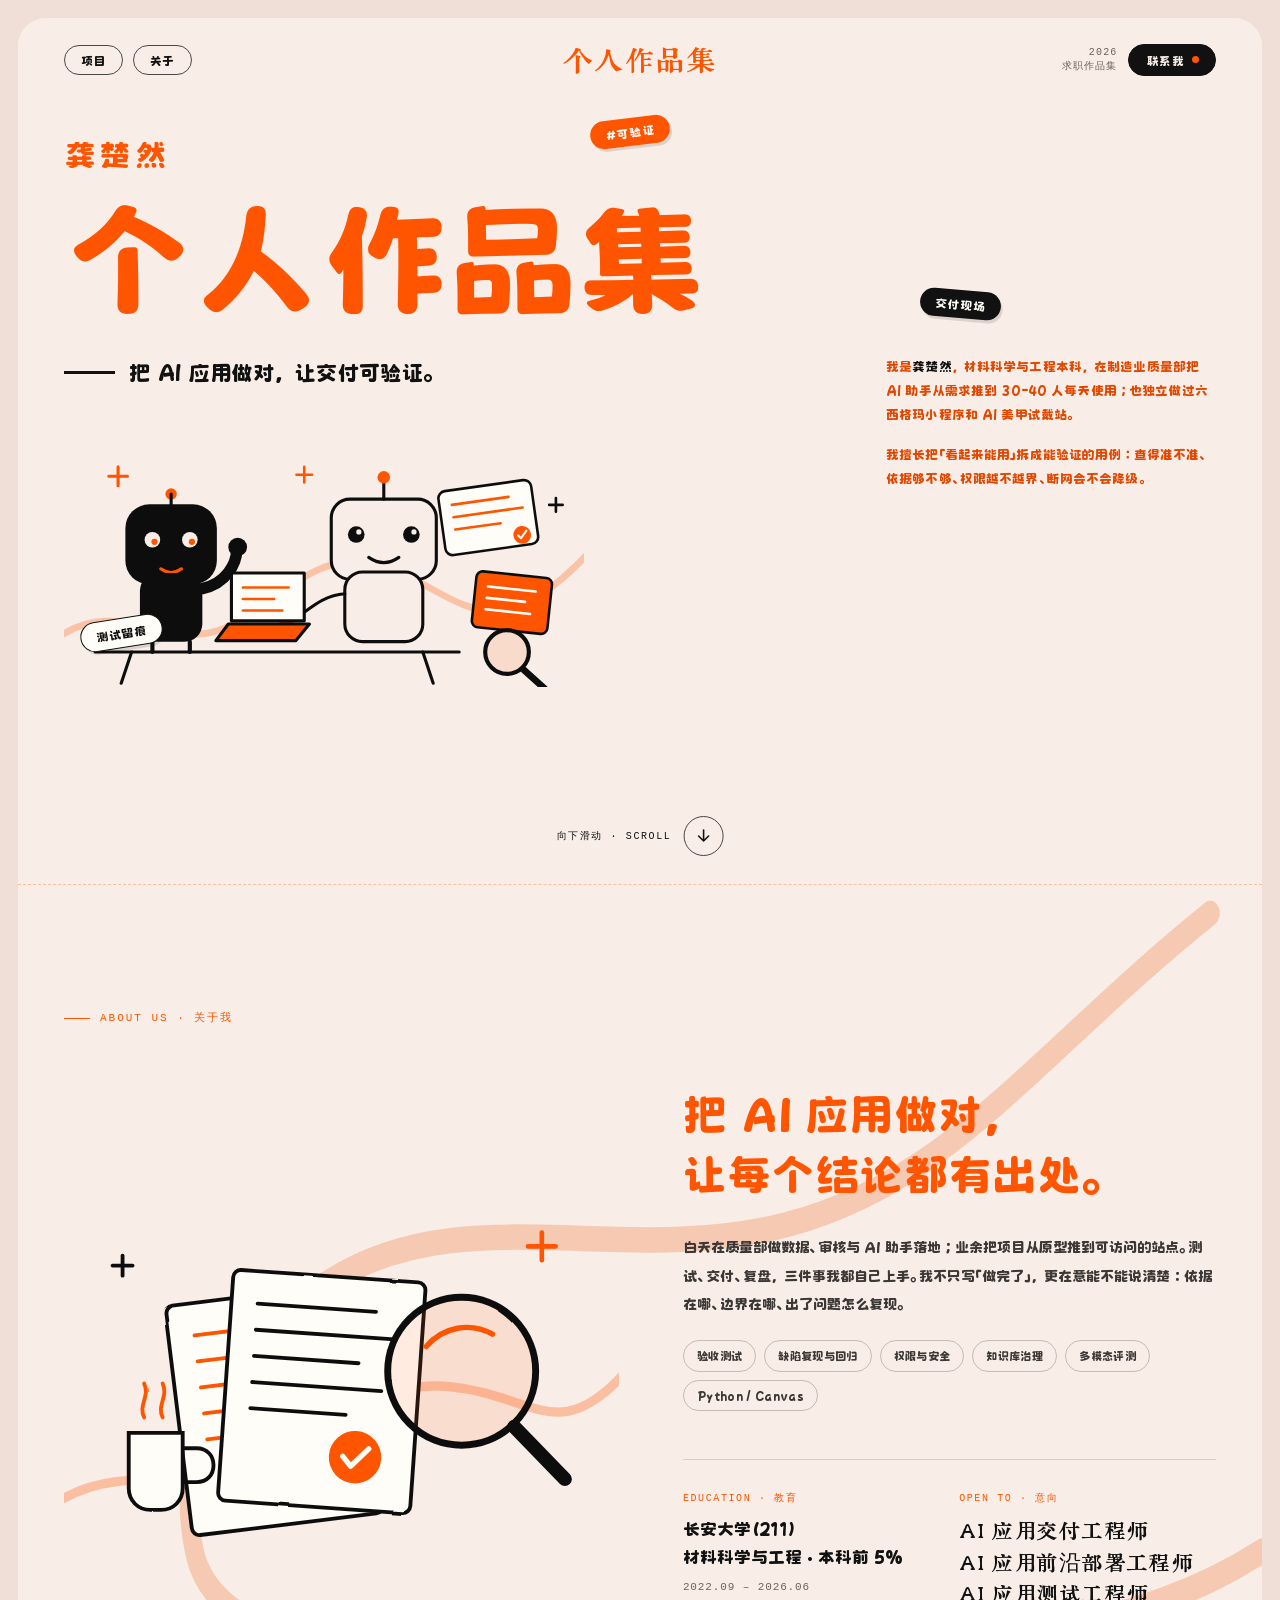
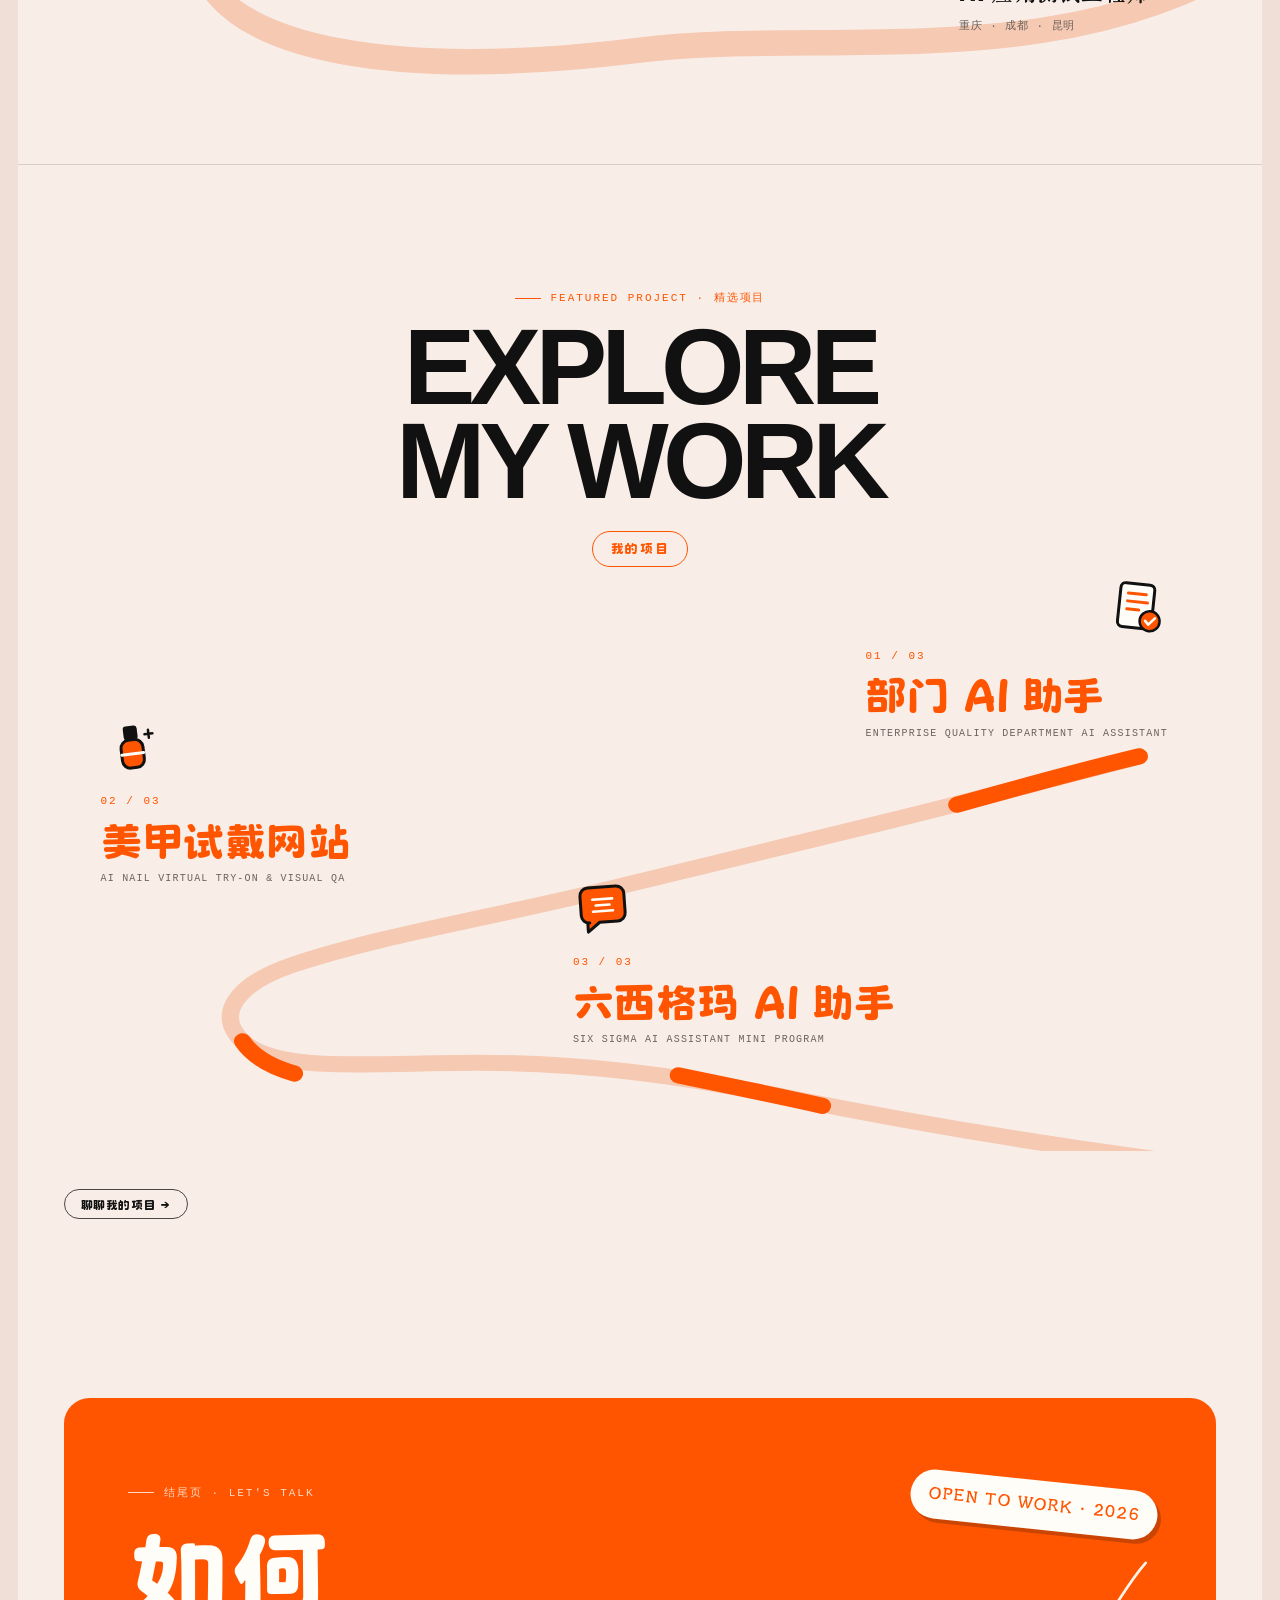
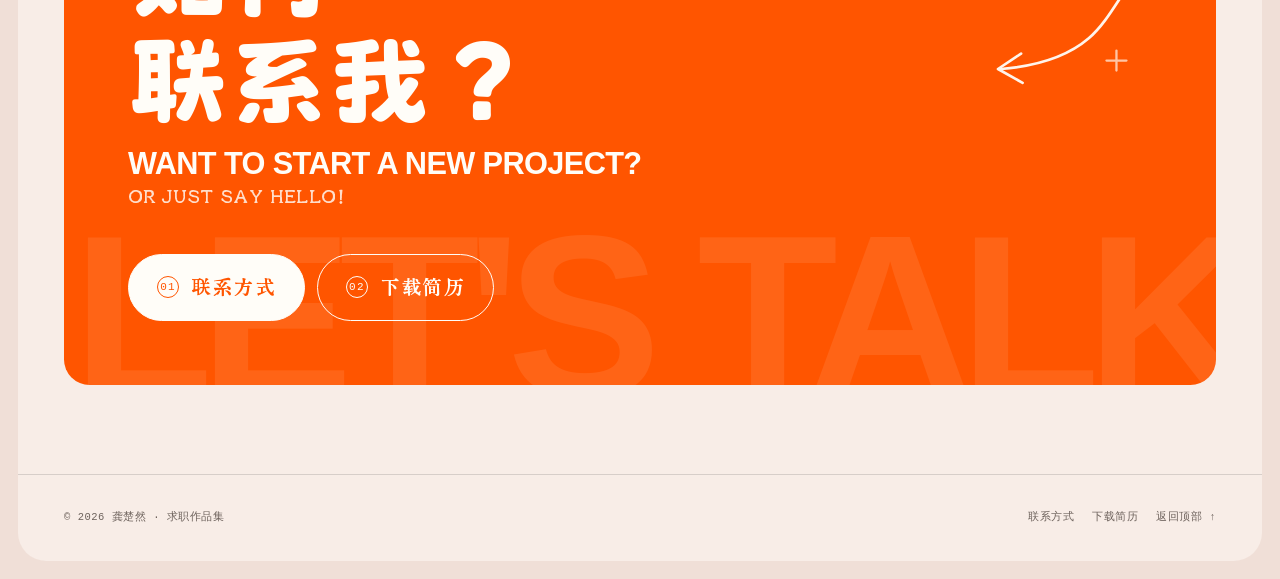
<file: index.html>
<!DOCTYPE html>
<html lang="zh-CN">
<head>
<meta charset="utf-8">
<meta name="viewport" content="width=device-width, initial-scale=1">
<title>龚楚然 · AI 应用交付 / 测试工程师｜求职作品集</title>
<meta name="description" content="龚楚然的求职作品集：制造业质量部 AI 助手、六西格玛 AI 助手小程序、AI 美甲虚拟试戴网站。AI 应用交付与测试，把每个结论做成可验证的证据。">
<meta name="author" content="龚楚然">
<meta name="theme-color" content="#f8ede7">
<meta property="og:type" content="website">
<meta property="og:title" content="龚楚然 · AI 应用交付 / 测试工程师｜求职作品集">
<meta property="og:description" content="龚楚然的求职作品集：制造业质量部 AI 助手、六西格玛 AI 助手小程序、AI 美甲虚拟试戴网站。AI 应用交付与测试，把每个结论做成可验证的证据。">
<meta property="og:locale" content="zh_CN">
<link rel="icon" href="assets/img/favicon.svg" type="image/svg+xml">
<link rel="stylesheet" href="assets/css/style.css?v=20261124v">
<meta property="og:image" content="https://ras788997-ship-it.github.io/gongchuran-portfolio/assets/img/og-cover.jpg"><meta property="og:image:width" content="1200"><meta property="og:image:height" content="630"><meta name="twitter:card" content="summary_large_image"><meta name="twitter:title" content="龚楚然 · AI 应用交付 / 测试工程师｜求职作品集"><meta name="twitter:description" content="龚楚然的求职作品集：制造业质量部 AI 助手、六西格玛 AI 助手小程序、AI 美甲虚拟试戴网站。AI 应用交付与测试，把每个结论做成可验证的证据。"><meta name="twitter:image" content="https://ras788997-ship-it.github.io/gongchuran-portfolio/assets/img/og-cover.jpg"><meta property="og:url" content="https://ras788997-ship-it.github.io/gongchuran-portfolio/"><link rel="canonical" href="https://ras788997-ship-it.github.io/gongchuran-portfolio/"></head>
<body>
<a class="skip" href="#main">跳到主要内容</a>
<div class="shell">
  <div class="frame">
    <header class="topbar" id="topbar">
      <nav class="topbar__left" aria-label="主导航">
        <a class="pill" href="#projects">项目</a>
        <a class="pill" href="#about">关于</a>
      </nav>
      <a class="brand" href="index.html" aria-label="个人作品集 · 返回首页">个人作品集</a>
      <div class="topbar__right">
        <span class="topbar__meta">2026<br>求职作品集</span>
        <button class="pill pill--dark" type="button" data-contact-open aria-haspopup="dialog" aria-controls="contact-modal">联系我<span class="dot" aria-hidden="true"></span></button>
      </div>
    </header>

    <main id="main">
      <!-- ================= HERO ================= -->
      <section class="hero" aria-labelledby="hero-title">
        <h1 class="hero__title hero__title--cn" id="hero-title">
          <span class="hero__line hero__name">龚楚然</span>
          <span class="hero__line">个人作品集</span>
        </h1>
        <p class="hero__cn">把 AI 应用做对，让交付可验证。</p>

        <span class="sticker sticker--a" aria-hidden="true">#可验证</span>
        <span class="sticker sticker--b" aria-hidden="true">交付现场</span>
        <span class="sticker sticker--c" aria-hidden="true">测试留痕</span>
        <span class="sticker sticker--d" aria-hidden="true">AI 应用 · 2026</span>

        <div class="hero__copy">
          <p>我是<strong>龚楚然</strong>，材料科学与工程本科，在制造业质量部把 AI 助手从需求推到 30–40 人每天使用；也独立做过六西格玛小程序和 AI 美甲试戴站。</p>
          <p>我擅长把「看起来能用」拆成能验证的用例：查得准不准、依据够不够、权限越不越界、断网会不会降级。</p>
        </div>

        <!-- 手绘机器人：测试与交付 -->
        <svg class="hero__doodle" viewbox="0 0 1000 520" fill="none" aria-hidden="true" focusable="false">
          <defs>
            <filter id="wobble" x="-8%" y="-8%" width="116%" height="116%">
              <feturbulence type="fractalNoise" basefrequency="0.018" numoctaves="2" seed="7" result="n"></feturbulence>
              <fedisplacementmap in="SourceGraphic" in2="n" scale="2.2" xchannelselector="R" ychannelselector="G"></fedisplacementmap>
            </filter>
          </defs>
          <g filter="url(#wobble)">
            <!-- 背景橙色路径 -->
            <path d="M-20 430C110 330 210 470 330 395C450 320 520 235 650 300C780 365 840 445 1020 250" stroke="#FF5500" stroke-width="13" stroke-linecap="round" opacity=".28"></path>
            <!-- 桌面 -->
            <path d="M60 452H760" stroke="#111" stroke-width="6" stroke-linecap="round"></path>
            <path d="M130 452L110 512M690 452L710 512" stroke="#111" stroke-width="6" stroke-linecap="round"></path>
            <!-- 黑色机器人 -->
            <rect x="118" y="168" width="176" height="154" rx="46" fill="#111"></rect>
            <circle cx="206" cy="148" r="11" fill="#FF5500"></circle>
            <path d="M206 180V148" stroke="#111" stroke-width="6" stroke-linecap="round"></path>
            <circle cx="170" cy="236" r="15" fill="#F8EDE7"></circle>
            <circle cx="242" cy="236" r="15" fill="#F8EDE7"></circle>
            <circle cx="174" cy="240" r="6" fill="#FF5500"></circle>
            <circle cx="246" cy="240" r="6" fill="#FF5500"></circle>
            <path d="M186 292Q206 306 226 292" stroke="#FF5500" stroke-width="6" stroke-linecap="round"></path>
            <rect x="146" y="300" width="120" height="132" rx="34" fill="#111"></rect>
            <path d="M266 330C312 320 332 282 332 256" stroke="#111" stroke-width="22" stroke-linecap="round"></path>
            <circle cx="334" cy="250" r="18" fill="#111"></circle>
            <path d="M170 432V452M242 432V452" stroke="#111" stroke-width="8" stroke-linecap="round"></path>
            <!-- 线稿机器人 -->
            <rect x="514" y="158" width="202" height="154" rx="36" fill="#F8EDE7" stroke="#111" stroke-width="6"></rect>
            <path d="M615 158V124" stroke="#111" stroke-width="6" stroke-linecap="round"></path>
            <circle cx="615" cy="116" r="12" fill="#FF5500"></circle>
            <circle cx="562" cy="226" r="16" fill="#111"></circle>
            <circle cx="668" cy="226" r="16" fill="#111"></circle>
            <circle cx="567" cy="221" r="5" fill="#F8EDE7"></circle>
            <circle cx="673" cy="221" r="5" fill="#F8EDE7"></circle>
            <path d="M586 270Q615 290 644 270" stroke="#111" stroke-width="6" stroke-linecap="round"></path>
            <rect x="540" y="298" width="150" height="134" rx="34" fill="#F8EDE7" stroke="#111" stroke-width="6"></rect>
            <path d="M540 340C486 344 462 384 430 394" stroke="#111" stroke-width="6" stroke-linecap="round"></path>
            <circle cx="428" cy="396" r="14" fill="#FF5500"></circle>
            <!-- 笔记本 -->
            <path d="M322 300H462V392H322Z" fill="#FFFDF8" stroke="#111" stroke-width="6" stroke-linejoin="round"></path>
            <path d="M316 398H472L446 430H292Z" fill="#FF5500" stroke="#111" stroke-width="6" stroke-linejoin="round"></path>
            <path d="M344 328H432M344 350H404M344 372H420" stroke="#FF5500" stroke-width="5" stroke-linecap="round"></path>
            <!-- 浮动卡片：检索 -->
            <g transform="rotate(-8 812 194)">
              <rect x="726" y="132" width="180" height="124" rx="14" fill="#FFFDF8" stroke="#111" stroke-width="5"></rect>
              <path d="M750 160H860M750 184H884M750 208H838" stroke="#FF5500" stroke-width="5" stroke-linecap="round"></path>
              <circle cx="876" cy="236" r="17" fill="#FF5500"></circle>
              <path d="M868 236L873 242L885 229" stroke="#FFFDF8" stroke-width="4" stroke-linecap="round" stroke-linejoin="round"></path>
            </g>
            <!-- 浮动卡片：脱敏 -->
            <g transform="rotate(6 852 360)">
              <rect x="788" y="302" width="146" height="108" rx="12" fill="#FF5500" stroke="#111" stroke-width="5"></rect>
              <path d="M812 330H904M812 352H886M812 374H898" stroke="#FFFDF8" stroke-width="5" stroke-linecap="round"></path>
            </g>
            <!-- 放大镜 -->
            <circle cx="852" cy="452" r="42" fill="rgba(255,85,0,.12)" stroke="#111" stroke-width="8"></circle>
            <path d="M884 486L924 522" stroke="#111" stroke-width="13" stroke-linecap="round"></path>
            <!-- 星星 -->
            <path d="M104 96L104 132M86 114H122" stroke="#FF5500" stroke-width="6" stroke-linecap="round"></path>
            <path d="M462 96L462 126M447 111H477" stroke="#FF5500" stroke-width="5" stroke-linecap="round"></path>
            <path d="M946 156L946 182M933 169H959" stroke="#111" stroke-width="5" stroke-linecap="round"></path>
          </g>
        </svg>

        <a class="scroll-cue" href="#about">
          <span>向下滑动 · SCROLL</span>
          <span class="scroll-cue__ring" aria-hidden="true">
            <svg width="14" height="14" viewbox="0 0 14 14" fill="none"><path d="M7 1V12M7 12L2 7M7 12L12 7" stroke="currentColor" stroke-width="1.6" stroke-linecap="round" stroke-linejoin="round"></path></svg>
          </span>
        </a>
      </section>

      <!-- ================= ABOUT ================= -->
      <section class="about" id="about" aria-labelledby="about-title">
        <svg class="about__path" viewbox="0 0 1200 620" preserveaspectratio="none" fill="none" aria-hidden="true">
          <path d="M1150 20C980 120 900 210 740 240C580 270 430 220 300 280C190 330 150 400 170 470C190 545 380 560 600 540C780 524 1010 560 1200 470" stroke="#F6C9B3" stroke-width="18" stroke-linecap="round"></path>
        </svg>
        <div class="about__label reveal">
          <span class="kicker">About us · 关于我</span>
        </div>

        <div class="about__grid">
          <div class="about__left reveal">
            <svg class="about__doodle" viewbox="0 0 720 520" fill="none" aria-hidden="true" focusable="false">
              <defs>
                <filter id="wobble2" x="-8%" y="-8%" width="116%" height="116%">
                  <feturbulence type="fractalNoise" basefrequency="0.02" numoctaves="2" seed="11" result="n2"></feturbulence>
                  <fedisplacementmap in="SourceGraphic" in2="n2" scale="2" xchannelselector="R" ychannelselector="G"></fedisplacementmap>
                </filter>
              </defs>
              <g filter="url(#wobble2)">
                <!-- 橙色路径 -->
                <path d="M-10 470C90 410 170 470 260 430C350 390 390 310 500 320C610 330 640 400 730 300" stroke="#FF5500" stroke-width="12" stroke-linecap="round" opacity=".3"></path>
                <!-- 纸张堆 -->
                <g transform="rotate(-7 300 300)">
                  <rect x="142" y="196" width="250" height="300" rx="10" fill="#FFFDF8" stroke="#111" stroke-width="5"></rect>
                  <path d="M176 238H330M176 272H356M176 306H312M176 340H344M176 374H300" stroke="#FF5500" stroke-width="5" stroke-linecap="round"></path>
                </g>
                <g transform="rotate(4 330 290)">
                  <rect x="212" y="176" width="250" height="300" rx="10" fill="#FFFDF8" stroke="#111" stroke-width="5"></rect>
                  <path d="M246 218H400M246 252H426M246 286H382M246 320H414M246 354H370" stroke="#111" stroke-width="5" stroke-linecap="round"></path>
                  <circle cx="386" cy="408" r="34" fill="#FF5500"></circle>
                  <path d="M370 408L381 420L403 396" stroke="#FFFDF8" stroke-width="7" stroke-linecap="round" stroke-linejoin="round"></path>
                </g>
                <!-- 放大镜 -->
                <circle cx="516" cy="300" r="96" fill="rgba(255,85,0,.1)" stroke="#111" stroke-width="9"></circle>
                <path d="M584 372L650 440" stroke="#111" stroke-width="18" stroke-linecap="round"></path>
                <path d="M470 268C492 242 528 236 556 252" stroke="#FF5500" stroke-width="7" stroke-linecap="round"></path>
                <!-- 咖啡 -->
                <path d="M84 380H154V452C154 468 142 480 126 480H112C96 480 84 468 84 452Z" fill="#FFFDF8" stroke="#111" stroke-width="5"></path>
                <path d="M154 400H172C186 400 194 410 194 422C194 434 186 444 172 444H154" stroke="#111" stroke-width="5"></path>
                <path d="M104 360C96 344 112 332 104 316M128 360C120 344 136 332 128 316" stroke="#FF5500" stroke-width="5" stroke-linecap="round"></path>
                <!-- 星星 -->
                <path d="M620 120L620 156M602 138H638" stroke="#FF5500" stroke-width="6" stroke-linecap="round"></path>
                <path d="M76 150L76 176M63 163H89" stroke="#111" stroke-width="5" stroke-linecap="round"></path>
              </g>
            </svg>
          </div>

          <div class="about__right">
            <h2 class="about__title reveal" id="about-title">把 AI 应用做对，<br>让每个结论都有出处。</h2>
            <p class="about__lead reveal reveal--d1">白天在质量部做数据、审核与 AI 助手落地；业余把项目从原型推到可访问的站点。测试、交付、复盘，三件事我都自己上手。我不只写「做完了」，更在意能不能说清楚：依据在哪、边界在哪、出了问题怎么复现。</p>
            <p class="about__skills reveal reveal--d2">
              <span>验收测试</span><span>缺陷复现与回归</span><span>权限与安全</span><span>知识库治理</span><span>多模态评测</span><span>Python / Canvas</span>
            </p>
            <div class="about__facts reveal reveal--d2">
              <div class="fact fact--edu">
                <div class="fact__k">Education · 教育</div>
                <div class="fact__v">长安大学（211）<br>材料科学与工程 · 本科前 5%</div>
                <div class="fact__sub">2022.09 – 2026.06</div>
              </div>
              <div class="fact fact--intent">
                <div class="fact__k">Open to · 意向</div>
                <div class="fact__v">AI 应用交付工程师<br>AI 应用前沿部署工程师<br>AI 应用测试工程师</div>
                <div class="fact__sub">重庆 · 成都 · 昆明</div>
              </div>
            </div>
          </div>
        </div>
      </section>

      <!-- ================= WORK ================= -->
      <section class="work" id="projects" aria-labelledby="work-title">
        <div class="work__head">
          <span class="kicker reveal">Featured project · 精选项目</span>
          <h2 class="work__title reveal" id="work-title">EXPLORE<br>MY WORK</h2>
          <div class="reveal reveal--d1"><span class="work__cn">我的项目</span></div>
        </div>

        <div class="work__list">
          <svg class="work__path" viewBox="0 0 1200 600" preserveAspectRatio="none" fill="none" aria-hidden="true">
            <path pathLength="1" d="M1120 160C1040 182 960 206 860 232C760 258 660 284 560 310C440 341 330 360 240 392C176 415 158 450 186 478C222 514 320 502 430 502C540 502 640 516 750 540C870 566 1000 590 1140 610" stroke="#F6C9B3" stroke-width="18" stroke-linecap="round"/>
            <path d="M1120 160C1050 178 990 196 930 214" stroke="#FF5500" stroke-width="18" stroke-linecap="round"/>
            <path d="M186 478C196 494 214 506 240 514" stroke="#FF5500" stroke-width="18" stroke-linecap="round"/>
            <path d="M640 516C690 527 740 538 790 550" stroke="#FF5500" stroke-width="18" stroke-linecap="round"/>
          </svg>

          <a class="project project--1 reveal" href="work-1.html" aria-label="查看项目：制造业质量部 AI 助手">
            <span class="project__inner">
              <svg class="project__icon" viewBox="0 0 60 60" fill="none" aria-hidden="true">
                <rect x="11" y="7" width="34" height="44" rx="5" fill="#FFFDF8" stroke="#111" stroke-width="3"/>
                <path d="M19 17H37M19 25H39M19 33H31" stroke="#FF5500" stroke-width="3" stroke-linecap="round"/>
                <circle cx="43" cy="43" r="10" fill="#FF5500" stroke="#111" stroke-width="2.5"/>
                <path d="M38.5 43L42 46.5L48 39.5" stroke="#FFFDF8" stroke-width="2.6" stroke-linecap="round" stroke-linejoin="round"/>
              </svg>
              <span class="project__index">01 / 03</span>
              <span class="project__name">部门 AI 助手</span>
              <span class="project__en">Enterprise Quality Department AI Assistant</span>
              <picture>
                <source srcset="assets/img/p1-retrieval.webp" type="image/webp">
                <img class="project__thumb" src="assets/img/p1-retrieval.jpg" alt="质量部 AI 检索结果页，回答带原文出处与完整文件路径" loading="lazy" width="1600" height="1000">
              </picture>
              <span class="project__bubble">内部项目 · 交付与验收<br>688 份质量文档，30–40 人日常使用，检索定位耗时缩短 50%–70%。<span class="project__go">查看项目 →</span></span>
            </span>
          </a>

          <a class="project project--2 reveal reveal--d1" href="work-3.html" aria-label="查看项目：AI 美甲虚拟试戴网站">
            <span class="project__inner">
              <svg class="project__icon" viewBox="0 0 60 60" fill="none" aria-hidden="true">
                <rect x="20" y="22" width="22" height="28" rx="8" fill="#FF5500" stroke="#111" stroke-width="3"/>
                <rect x="24" y="8" width="14" height="14" rx="3" fill="#111"/>
                <path d="M20 36H42" stroke="#FFFDF8" stroke-width="3" stroke-linecap="round"/>
                <path d="M49 14L49 22M45 18H53" stroke="#111" stroke-width="2.5" stroke-linecap="round"/>
              </svg>
              <span class="project__index">02 / 03</span>
              <span class="project__name">美甲试戴网站</span>
              <span class="project__en">AI Nail Virtual Try-On &amp; Visual QA</span>
              <picture>
                <source srcset="assets/img/p3-result.webp" type="image/webp">
                <img class="project__thumb" src="assets/img/p3-result.jpg" alt="AI 美甲试戴结果：真实手照叠加参考款后的成品图" loading="lazy" width="932" height="672">
              </picture>
              <span class="project__bubble">个人项目 · 多模态评测<br>18 组归因复盘、31 组离线回归，站点已公网可访问。<span class="project__go">查看项目 →</span></span>
            </span>
          </a>

          <a class="project project--3 reveal reveal--d2" href="work-2.html" aria-label="查看项目：六西格玛 AI 助手微信小程序">
            <span class="project__inner">
              <svg class="project__icon" viewBox="0 0 60 60" fill="none" aria-hidden="true">
                <path d="M8 14C8 9.5 11.5 6 16 6H44C48.5 6 52 9.5 52 14V33C52 37.5 48.5 41 44 41H26L14 50V41H16C11.5 41 8 37.5 8 33Z" fill="#FF5500" stroke="#111" stroke-width="3" stroke-linejoin="round"/>
                <path d="M20 18H40M23 24H37M20 30H40" stroke="#FFFDF8" stroke-width="2.6" stroke-linecap="round"/>
              </svg>
              <span class="project__index">03 / 03</span>
              <span class="project__name">六西格玛 AI 助手</span>
              <span class="project__en">Six Sigma AI Assistant Mini Program</span>
              <picture>
                <source srcset="assets/img/p2-overview.webp" type="image/webp">
                <img class="project__thumb" src="assets/img/p2-overview.jpg" alt="六西格玛 AI 助手概览页，展示资料治理与可验收问答的分工和数据口径" loading="lazy" width="1554" height="956">
              </picture>
              <span class="project__bubble">个人项目 · 知识工程与测试<br>61 条核心资料、12 项验收闭环，按 DMAIC 阶段检索与溯源。<span class="project__go">查看项目 →</span></span>
            </span>
          </a>
        </div>

        <div class="work__more reveal">
          <a class="pill" href="work-1.html">聊聊我的项目 →</a>
        </div>
      </section>
    <section class="contact contact--inline" id="contact" aria-labelledby="contact-title">
      <section class="contact__hero" aria-labelledby="contact-title">
        <span class="kicker contact__kicker">结尾页 · Let's talk</span>
        <h2 class="contact__title" id="contact-title">如何<br>联系我？</h2>
        <p class="contact__en">Want to start a new project?<em>or just say hello！</em></p>

        <div class="contact__deco" aria-hidden="true">
          <span class="contact__sticker">OPEN TO WORK · 2026</span>
          <svg class="contact__doodle" viewbox="0 0 260 200" fill="none">
            <path d="M244 18C214 52 198 92 170 116C142 140 104 152 56 156" stroke="#FFFDF8" stroke-width="3.5" stroke-linecap="round"></path>
            <path d="M82 136L52 156L84 174" stroke="#FFFDF8" stroke-width="3.5" stroke-linecap="round" stroke-linejoin="round"></path>
            <path d="M206 132L206 158M193 145H219" stroke="#FFFDF8" stroke-width="3" stroke-linecap="round" opacity=".7"></path>
          </svg>
        </div>

        <div class="contact__actions">
          <button class="btn btn--solid" type="button" data-toggle="contact" aria-expanded="false" aria-controls="panel-contact">
            <span class="btn__mark" aria-hidden="true">01</span>联系方式
          </button>
          <button class="btn" type="button" data-toggle="resume" aria-expanded="false" aria-controls="panel-resume">
            <span class="btn__mark" aria-hidden="true">02</span>下载简历
          </button>
        </div>

        <div class="contact__panel" id="panel-contact" hidden>
          <h2 tabindex="-1">我的联系方式</h2>
          <p class="hint">优先邮件；电话仅用于求职沟通，请勿用于营销。</p>
          <div class="contact__list">
            <a href="mailto:ras788997@gmail.com">
              <span>Email</span>
              <strong>ras788997@gmail.com</strong>
            </a>
            <a href="tel:+8613577404580">
              <span>Phone</span>
              <strong>135 7740 4580</strong>
            </a>
            <div>
              <span>City</span>
              <strong>重庆 · 成都 · 昆明</strong>
            </div>
            <div>
              <span>Status</span>
              <strong>2026 届本科 · 寻找 AI 应用交付 / 前沿部署 / 测试岗位</strong>
            </div>
          </div>
        </div>

        <div class="contact__panel" id="panel-resume" hidden>
          <h2 tabindex="-1">下载简历</h2>
          <p class="hint">三份 PDF 分别对应交付、FDE、测试方向；按投递岗位选一份即可。</p>
          <div class="resume-grid">
            <a class="resume-card" href="assets/docs/resume-delivery.pdf" download="龚楚然-简历-AI应用交付工程师.pdf">
              <span class="resume-card__meta">PDF · 交付方向</span>
              <span class="resume-card__role">AI 应用交付工程师</span>
              <span class="resume-card__dl">下载 PDF <span aria-hidden="true">↓</span></span>
            </a>
            <a class="resume-card" href="assets/docs/resume-fde.pdf" download="龚楚然-简历-AI应用前沿部署工程师（FDE）.pdf">
              <span class="resume-card__meta">PDF · FDE 方向</span>
              <span class="resume-card__role">AI 应用前沿部署工程师（FDE）</span>
              <span class="resume-card__dl">下载 PDF <span aria-hidden="true">↓</span></span>
            </a>
            <a class="resume-card" href="assets/docs/resume-test.pdf" download="龚楚然-简历-AI应用测试工程师.pdf">
              <span class="resume-card__meta">PDF · 测试方向</span>
              <span class="resume-card__role">AI 应用测试工程师</span>
              <span class="resume-card__dl">下载 PDF <span aria-hidden="true">↓</span></span>
            </a>
          </div>
        </div>
      </section>
      </section>
    </main>

    <footer class="footer">
      <span>© 2026 龚楚然 · 求职作品集</span>
      <span class="footer__links">
        <a href="#contact">联系方式</a>
        <a href="#resume">下载简历</a>
        <a href="#topbar">返回顶部 ↑</a>
      </span>
    </footer>
  </div>
</div>
<script src="assets/js/main.js?v=20261124v" defer></script>
</body>
</html>
</file>
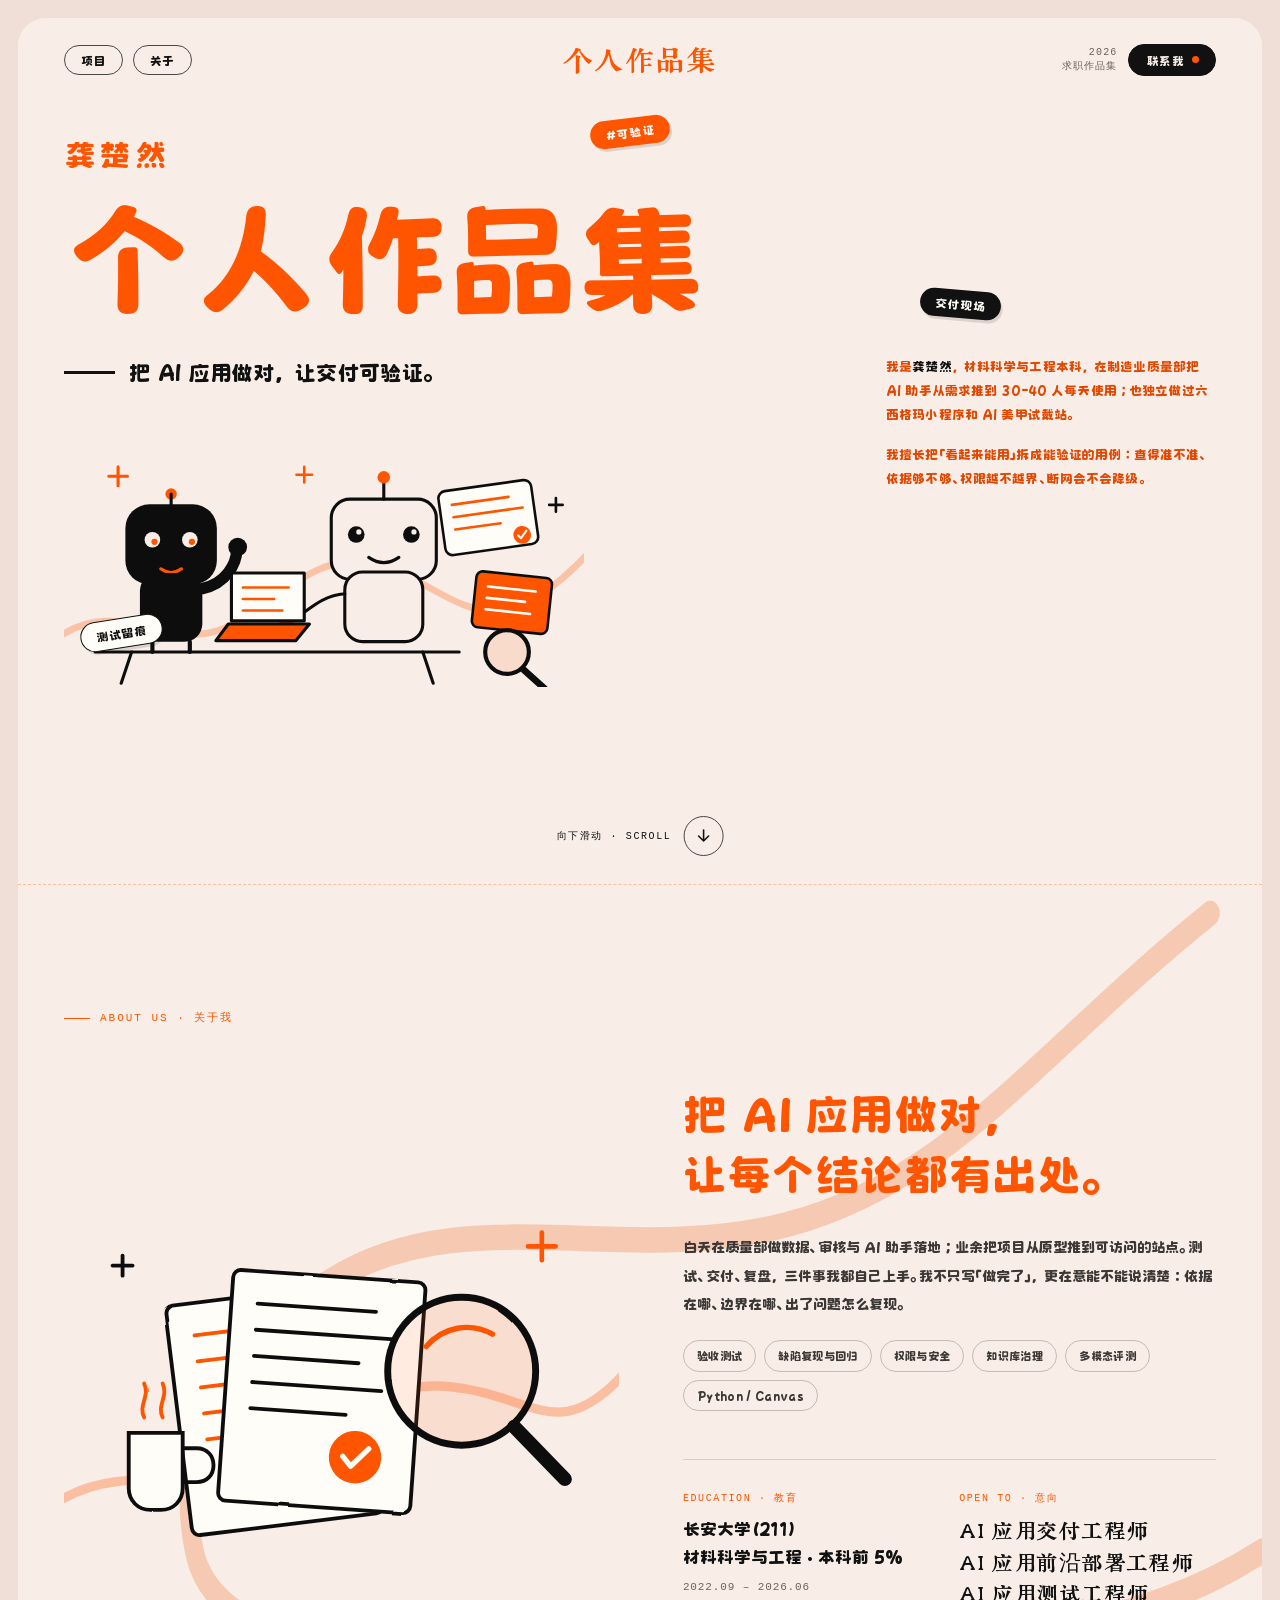
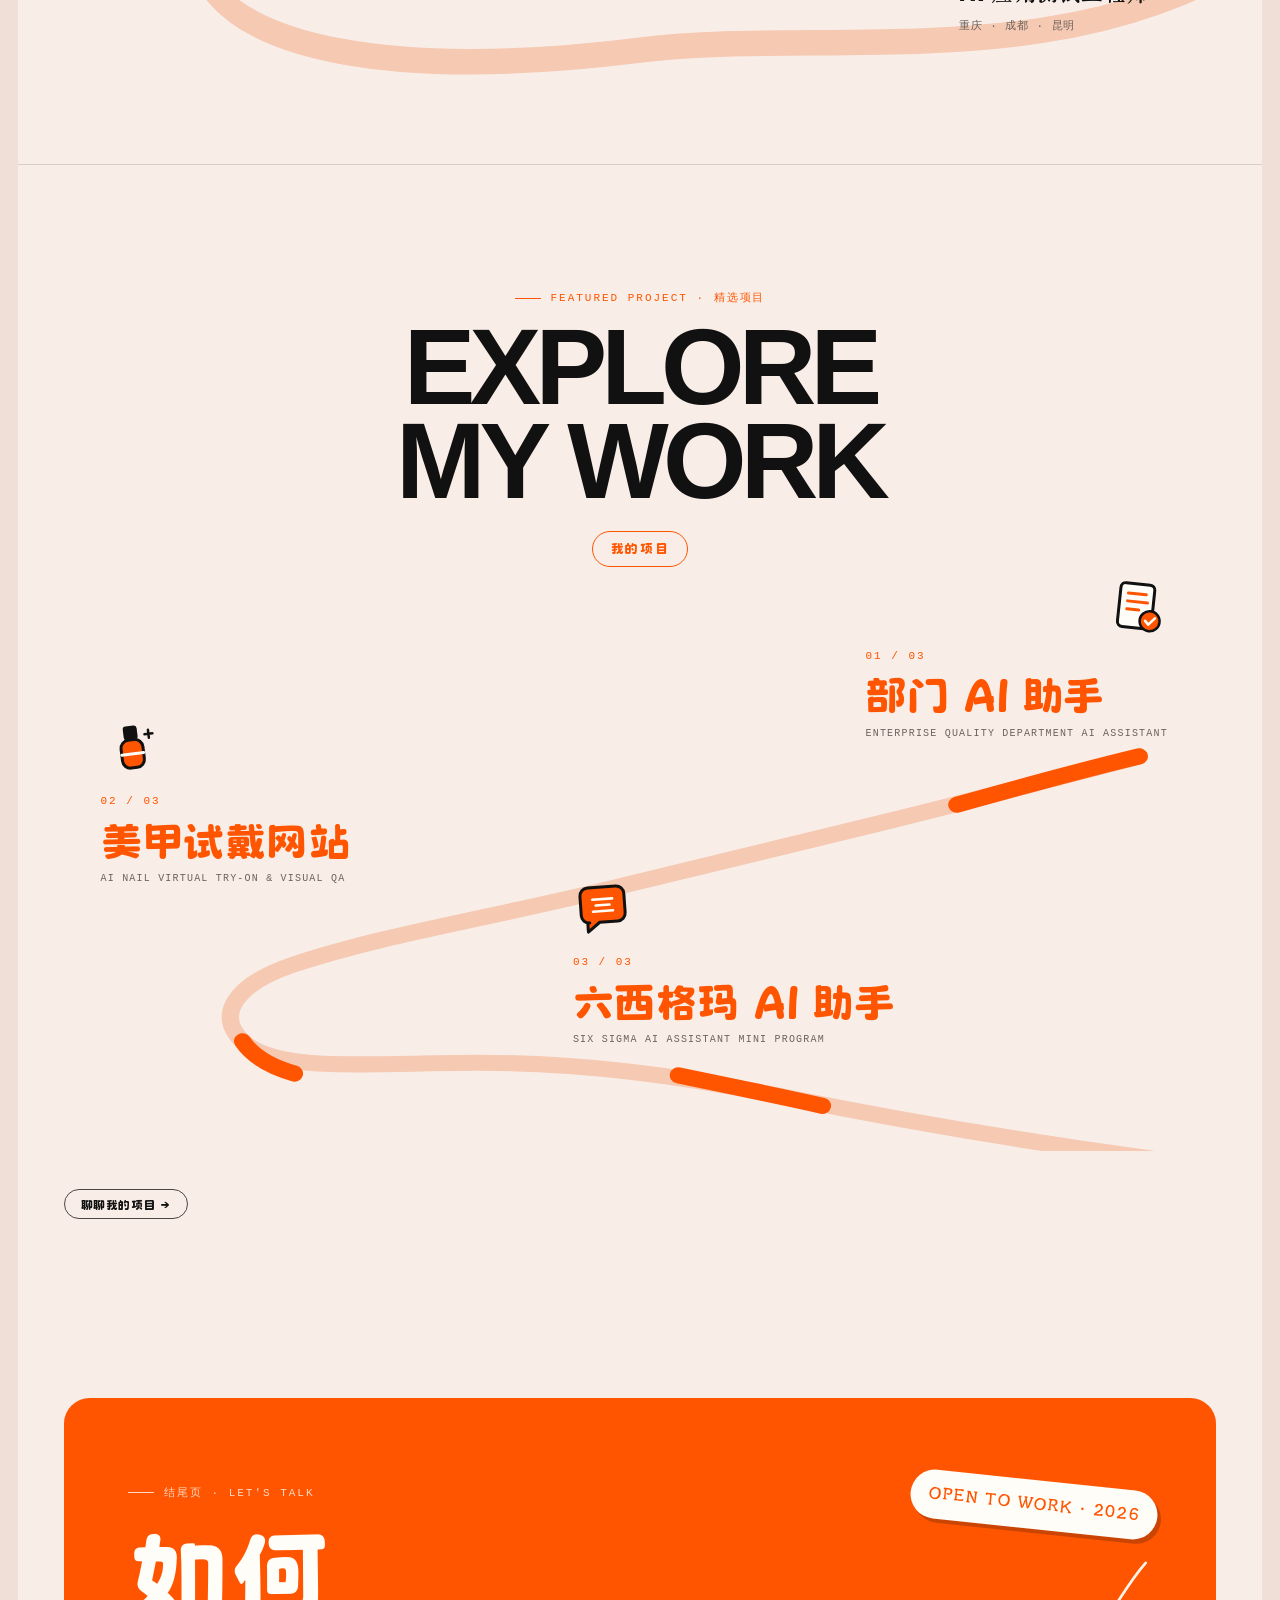
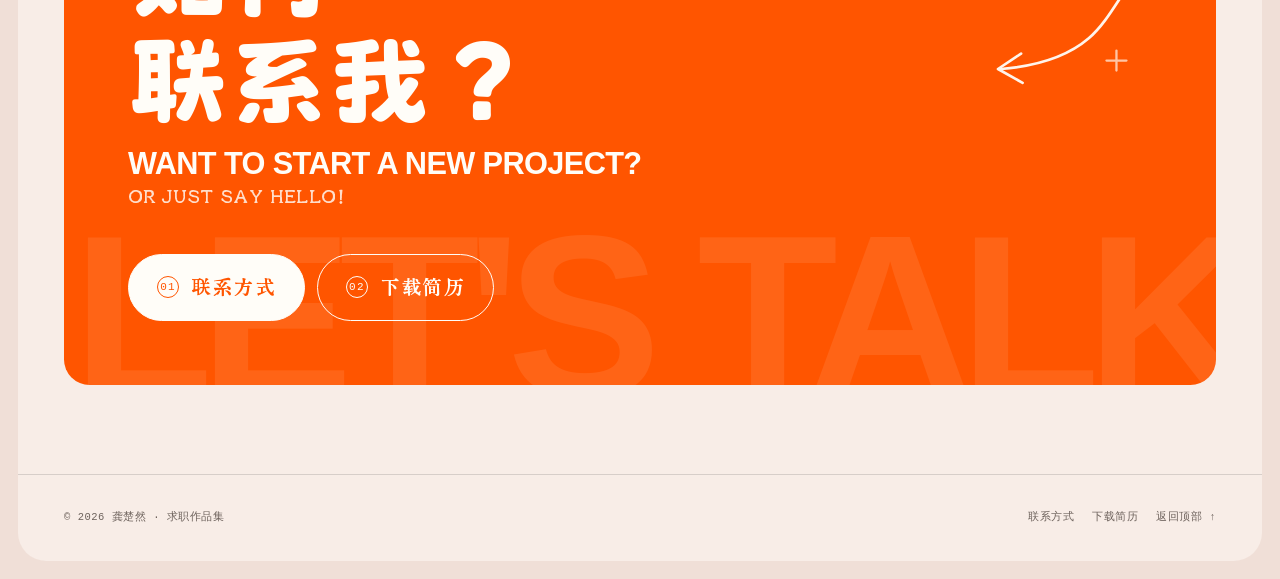
<file: contact.html>
<!doctype html>
<html lang="zh-CN">
<head>
<meta charset="utf-8">
<meta name="viewport" content="width=device-width, initial-scale=1">
<title>如何联系我 · 龚楚然个人作品集</title>
<meta name="robots" content="noindex">
<meta http-equiv="refresh" content="0; url=index.html#contact">
<link rel="canonical" href="index.html#contact">
<style>body{margin:0;background:#f8ede7;font-family:system-ui,sans-serif;display:grid;place-items:center;min-height:100vh;color:#111}a{color:#ff5500}</style>
</head>
<body>
<p>正在前往结尾页…… <a href="index.html#contact">点这里继续</a></p>
<script>location.replace("index.html#contact");</script>
</body>
</html>
</file>
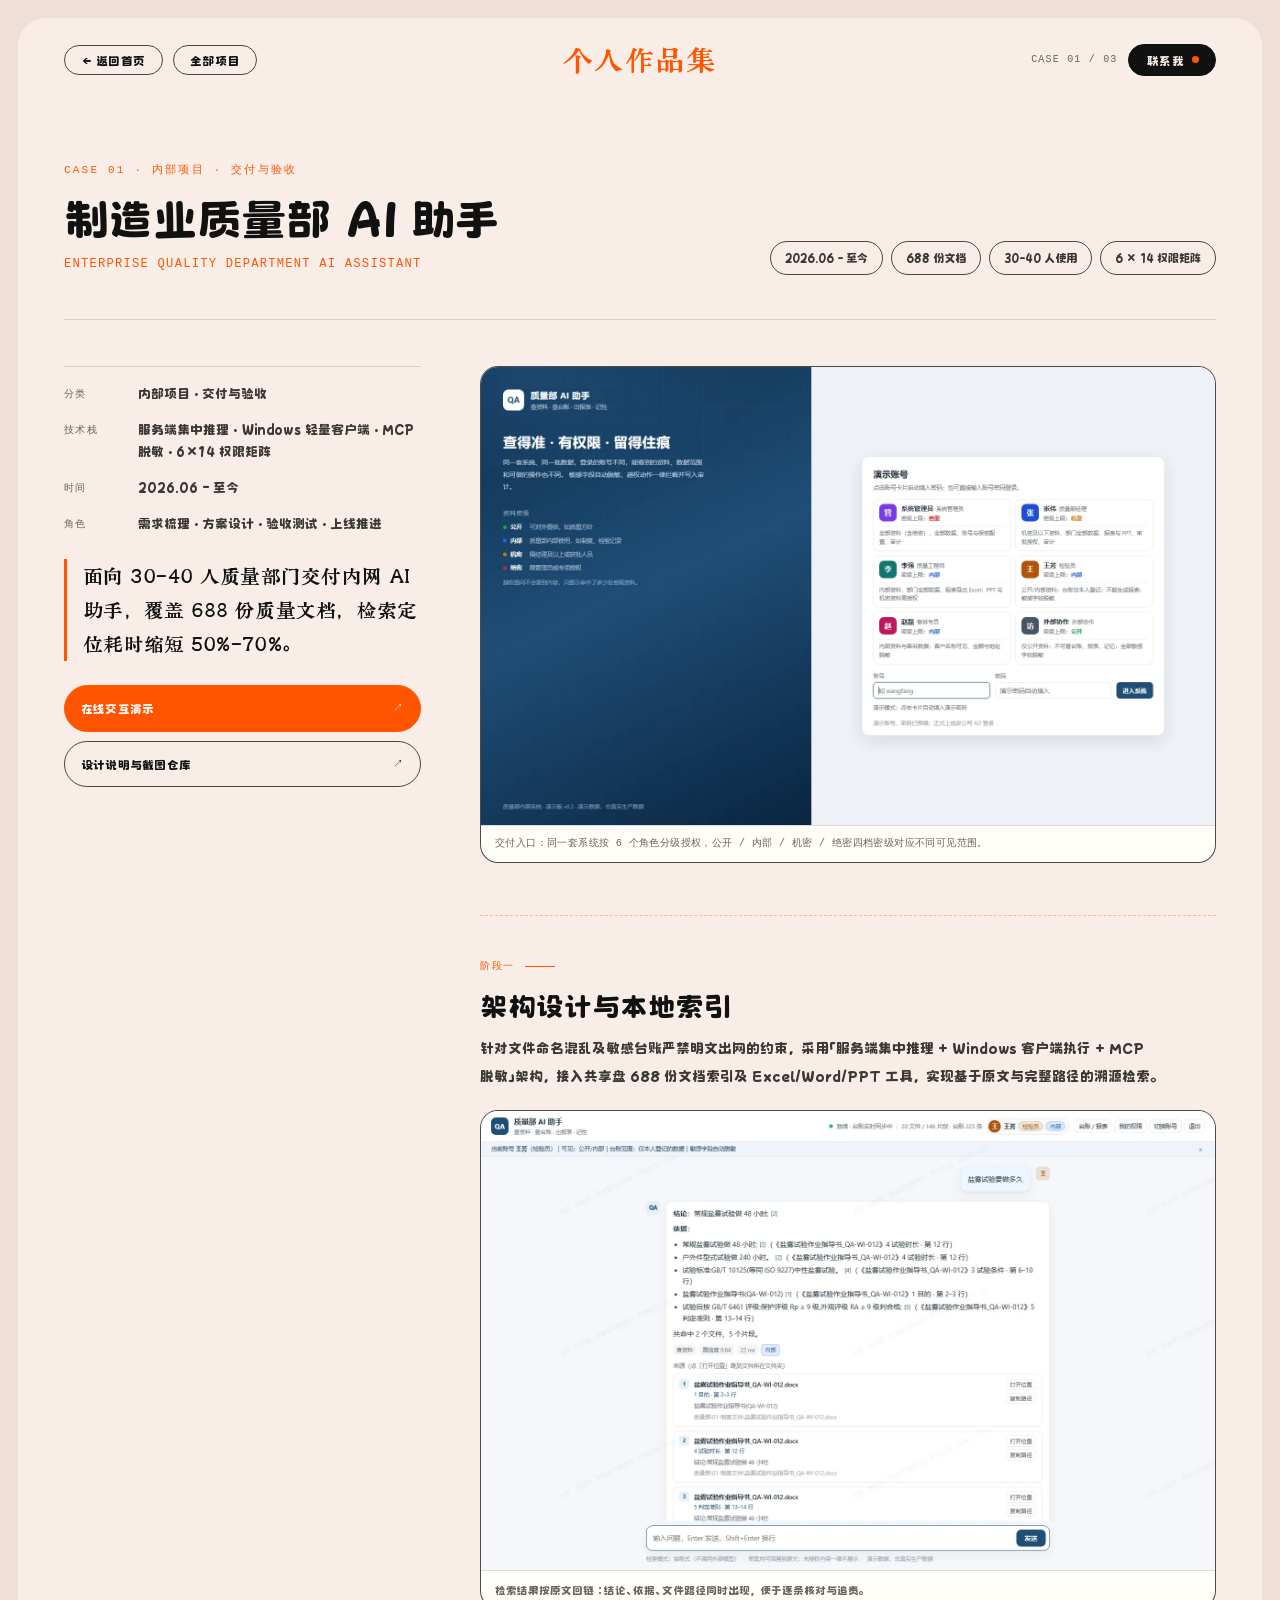
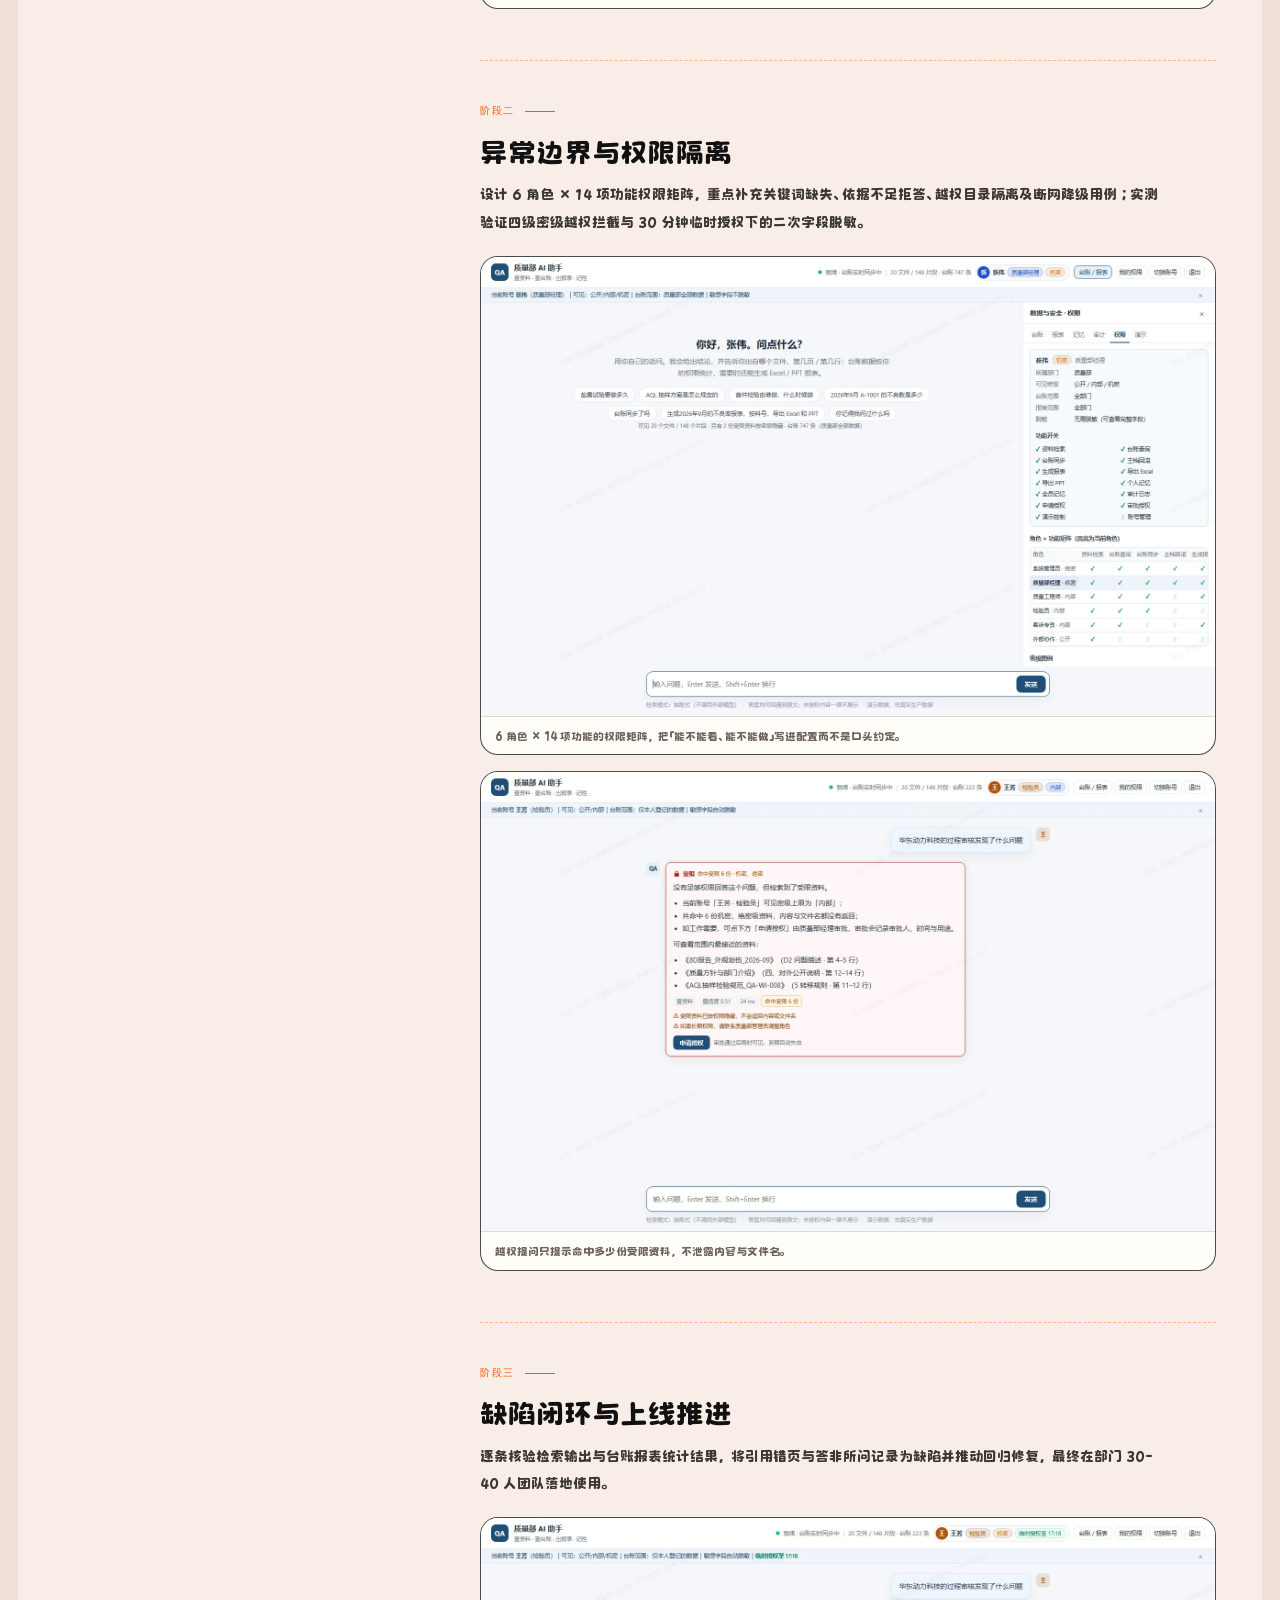
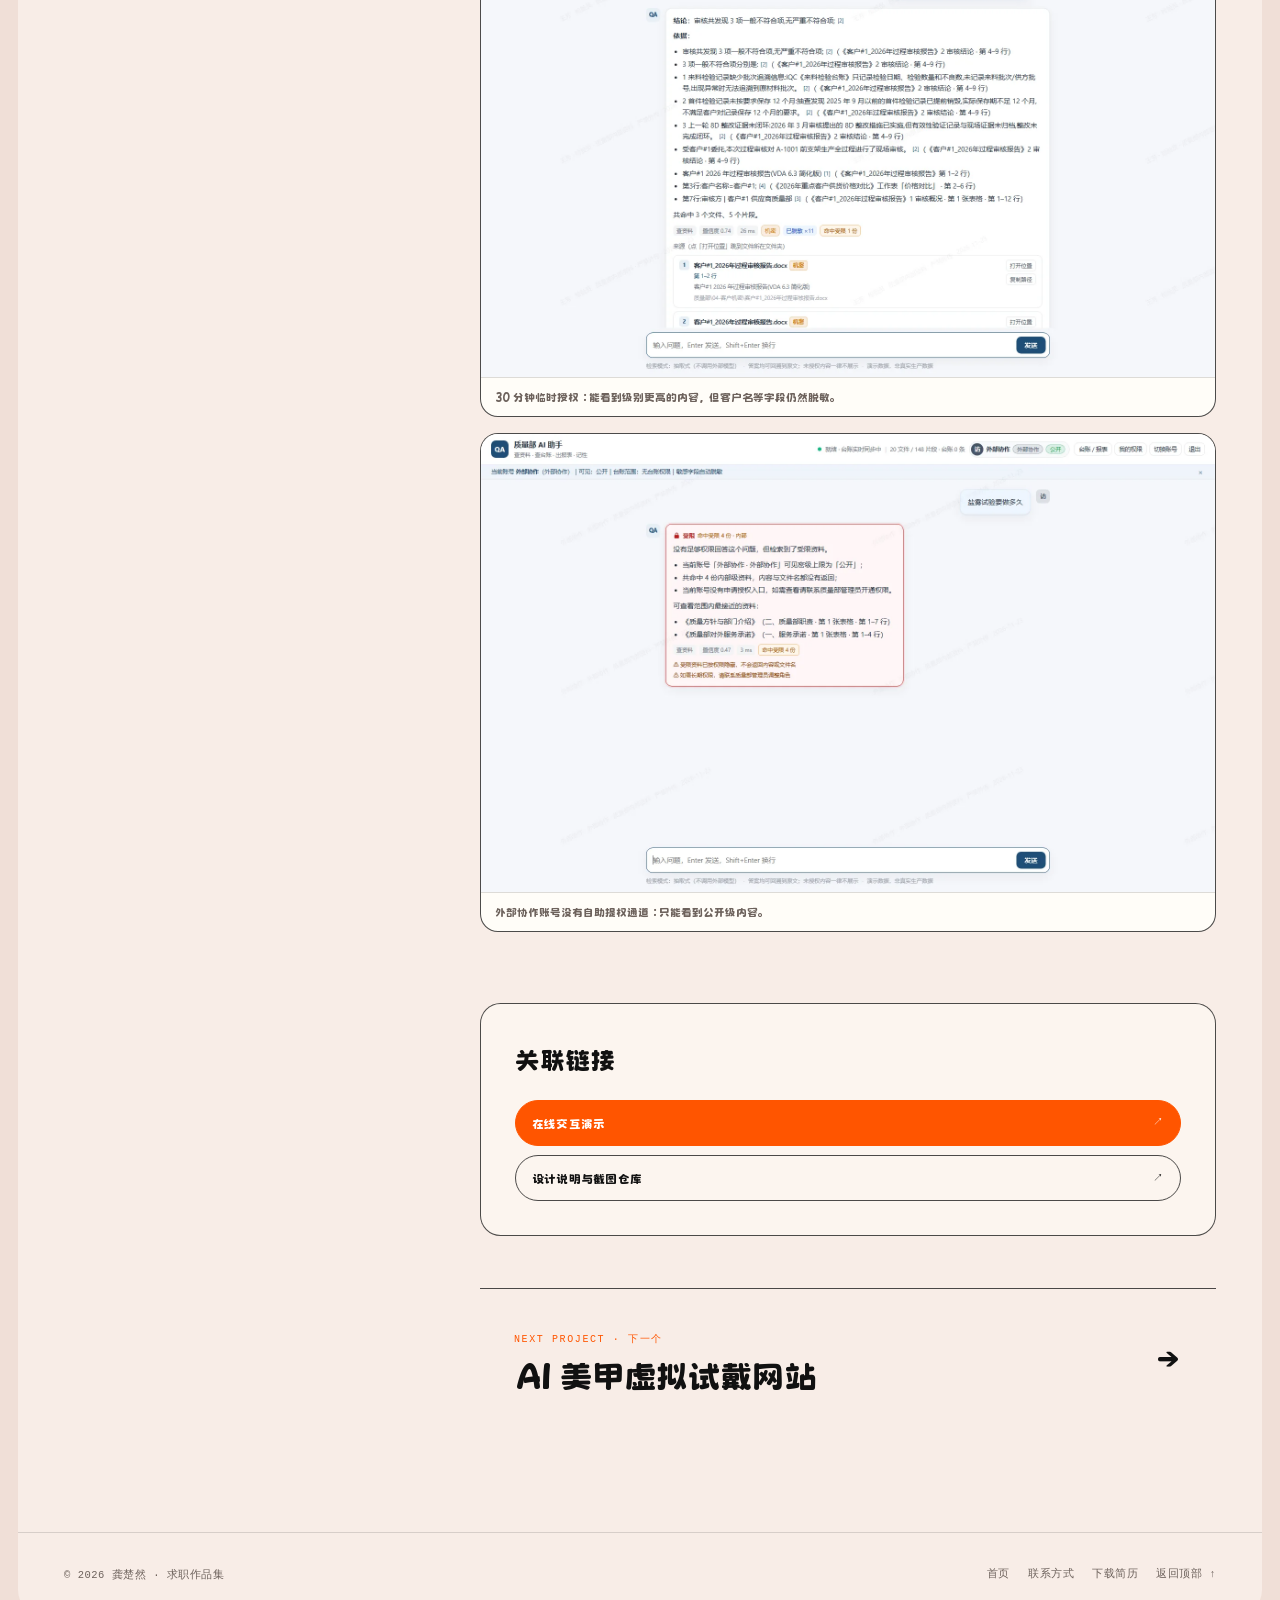
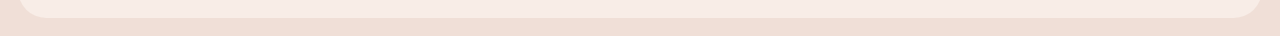
<file: work-1.html>
<!DOCTYPE html>
<html lang="zh-CN">
<head>
<meta charset="utf-8">
<meta name="viewport" content="width=device-width, initial-scale=1">
<title>制造业质量部 AI 助手 · 龚楚然求职作品集</title>
<meta name="description" content="面向 30–40 人质量部门交付内网 AI 助手：688 份质量文档索引、6×14 权限矩阵、MCP 脱敏与缺陷闭环。">
<meta name="theme-color" content="#f8ede7">
<link rel="icon" href="assets/img/favicon.svg" type="image/svg+xml">
<link rel="stylesheet" href="assets/css/style.css?v=20261124v">
<meta property="og:title" content="制造业质量部 AI 助手 · 龚楚然求职作品集"><meta property="og:description" content="面向 30–40 人质量部门交付内网 AI 助手：688 份质量文档索引、6×14 权限矩阵、MCP 脱敏与缺陷闭环。"><meta property="og:image" content="https://ras788997-ship-it.github.io/gongchuran-portfolio/assets/img/og-cover.jpg"><meta property="og:image:width" content="1200"><meta property="og:image:height" content="630"><meta name="twitter:card" content="summary_large_image"><meta name="twitter:title" content="制造业质量部 AI 助手 · 龚楚然求职作品集"><meta name="twitter:description" content="面向 30–40 人质量部门交付内网 AI 助手：688 份质量文档索引、6×14 权限矩阵、MCP 脱敏与缺陷闭环。"><meta name="twitter:image" content="https://ras788997-ship-it.github.io/gongchuran-portfolio/assets/img/og-cover.jpg"><meta property="og:url" content="https://ras788997-ship-it.github.io/gongchuran-portfolio/work-1.html"><link rel="canonical" href="https://ras788997-ship-it.github.io/gongchuran-portfolio/work-1.html"></head>
<body>
<a class="skip" href="#main">跳到主要内容</a>
<div class="shell">
  <div class="frame">
    <header class="topbar" id="topbar">
      <nav class="topbar__left" aria-label="页面导航">
        <a class="pill" href="index.html">← 返回首页</a>
        <a class="pill" href="index.html#projects">全部项目</a>
      </nav>
      <a class="brand" href="index.html" aria-label="个人作品集 · 返回首页">个人作品集</a>
      <div class="topbar__right">
        <span class="topbar__meta">CASE 01 / 03</span>
        <button class="pill pill--dark" type="button" data-contact-open aria-haspopup="dialog" aria-controls="contact-modal">联系我<span class="dot" aria-hidden="true"></span></button>
      </div>
    </header>

    <main id="main" class="case">
      <header class="case__head">
        <div>
          <div class="case__index">Case 01 · 内部项目 · 交付与验收</div>
          <h1 class="case__title">制造业质量部 AI 助手</h1>
          <p class="case__en">Enterprise Quality Department AI Assistant</p>
        </div>
        <div class="case__tags" aria-label="项目标签">
          <span>2026.06 – 至今</span>
          <span>688 份文档</span>
          <span>30–40 人使用</span>
          <span>6 × 14 权限矩阵</span>
        </div>
      </header>

      <p class="case__lede">面向 30–40 人质量部门交付内网 AI 助手，覆盖 688 份质量文档，检索定位耗时缩短 50%–70%。</p>

      <div class="case__layout">
        <aside class="case__side">
          <dl class="case__meta">
            <div><dt>分类</dt><dd>内部项目 · 交付与验收</dd></div>
            <div><dt>技术栈</dt><dd>服务端集中推理 · Windows 轻量客户端 · MCP 脱敏 · 6×14 权限矩阵</dd></div>
            <div><dt>时间</dt><dd>2026.06 – 至今</dd></div>
            <div><dt>角色</dt><dd>需求梳理 · 方案设计 · 验收测试 · 上线推进</dd></div>
          </dl>
          <p class="case__summary">面向 30–40 人质量部门交付内网 AI 助手，覆盖 688 份质量文档，检索定位耗时缩短 50%–70%。</p>
          <div class="case__links">
            <a class="is-primary" href="https://ras788997-ship-it.github.io/quality-agent-demo/" target="_blank" rel="noopener">在线交互演示 <span>↗</span></a>
            <a href="https://github.com/ras788997-ship-it/quality-agent-demo" target="_blank" rel="noopener">设计说明与截图仓库 <span>↗</span></a>
          </div>
        </aside>

        <div class="case__body">
          <figure class="shot shot--hero">
            <picture>
              <source srcset="assets/img/p1-login.webp" type="image/webp">
              <img src="assets/img/p1-login.jpg" alt="质量部 AI 助手登录页：左侧展示「查得准·有权限·留得住痕」与四档密级，右侧是 6 个不同角色的演示账号卡片" width="1600" height="1000" fetchpriority="high">
            </source></picture>
            <figcaption>交付入口：同一套系统按 6 个角色分级授权，公开 / 内部 / 机密 / 绝密四档密级对应不同可见范围。</figcaption>
          </figure>

          <section class="stage">
            <span class="stage__kicker">阶段一</span>
            <h2>架构设计与本地索引</h2>
            <p>针对文件命名混乱及敏感台账严禁明文出网的约束，采用「服务端集中推理 + Windows 客户端执行 + MCP 脱敏」架构，接入共享盘 688 份文档索引及 Excel/Word/PPT 工具，实现基于原文与完整路径的溯源检索。</p>
            <div class="stage__shots">
              <figure class="shot shot--wide">
                <picture>
                  <source srcset="assets/img/p1-retrieval.webp" type="image/webp">
                  <img src="assets/img/p1-retrieval.jpg" alt="质量部 AI 助手问答页：回答「盐雾试验要做多久」，给出结论并逐条列出 5 条依据，每条回链到原文文件名与完整路径" width="1600" height="1000" loading="lazy">
                </source></picture>
                <figcaption>检索结果按原文回链：结论、依据、文件路径同时出现，便于逐条核对与追责。</figcaption>
              </figure>
            </div>
          </section>

          <section class="stage">
            <span class="stage__kicker">阶段二</span>
            <h2>异常边界与权限隔离</h2>
            <p>设计 6 角色 × 14 项功能权限矩阵，重点补充关键词缺失、依据不足拒答、越权目录隔离及断网降级用例；实测验证四级密级越权拦截与 30 分钟临时授权下的二次字段脱敏。</p>
            <div class="stage__shots">
              <figure class="shot">
                <picture>
                  <source srcset="assets/img/p1-matrix.webp" type="image/webp">
                  <img src="assets/img/p1-matrix.jpg" alt="权限矩阵面板：以质量部经理为例列出 13 项功能开关，并区分只读、可操作、需审批三类权限" width="1600" height="1000" loading="lazy">
                </source></picture>
                <figcaption>6 角色 × 14 项功能的权限矩阵，把「能不能看、能不能做」写进配置而不是口头约定。</figcaption>
              </figure>
              <figure class="shot">
                <picture>
                  <source srcset="assets/img/p1-denied.webp" type="image/webp">
                  <img src="assets/img/p1-denied.jpg" alt="越权拦截：检验员询问机密客诉内容，系统返回红色受限卡片，说明命中的受限资料数量，但不返回内容与文件名" width="1600" height="1000" loading="lazy">
                </source></picture>
                <figcaption>越权提问只提示命中多少份受限资料，不泄露内容与文件名。</figcaption>
              </figure>
            </div>
          </section>

          <section class="stage">
            <span class="stage__kicker">阶段三</span>
            <h2>缺陷闭环与上线推进</h2>
            <p>逐条核验检索输出与台账报表统计结果，将引用错页与答非所问记录为缺陷并推动回归修复，最终在部门 30–40 人团队落地使用。</p>
            <div class="stage__shots">
              <figure class="shot">
                <picture>
                  <source srcset="assets/img/p1-masked.webp" type="image/webp">
                  <img src="assets/img/p1-masked.jpg" alt="临时授权后的回答：顶部出现「机密」与「临时授权至 17:18」徽标，回答给出 3 项一般不符合项，敏感字段已二次脱敏" width="1600" height="1000" loading="lazy">
                </source></picture>
                <figcaption>30 分钟临时授权：能看到级别更高的内容，但客户名等字段仍然脱敏。</figcaption>
              </figure>
              <figure class="shot">
                <picture>
                  <source srcset="assets/img/p1-guest.webp" type="image/webp">
                  <img src="assets/img/p1-guest.jpg" alt="外部协作账号提问同一问题：密级上限仅公开，命中 4 份内部资料均不返回，也没有申请授权按钮" width="1600" height="1000" loading="lazy">
                </source></picture>
                <figcaption>外部协作账号没有自助提权通道：只能看到公开级内容。</figcaption>
              </figure>
            </div>
          </section>

          <section class="case__outro">
            <h2>关联链接</h2>
            <div class="case__links">
              <a class="is-primary" href="https://ras788997-ship-it.github.io/quality-agent-demo/" target="_blank" rel="noopener">在线交互演示 <span>↗</span></a>
              <a href="https://github.com/ras788997-ship-it/quality-agent-demo" target="_blank" rel="noopener">设计说明与截图仓库 <span>↗</span></a>
            </div>
          </section>

          <a class="next" href="work-3.html">
            <span><span class="next__label">Next project · 下一个</span><span class="next__name">AI 美甲虚拟试戴网站</span></span>
            <span class="next__arrow" aria-hidden="true">→</span>
          </a>
        </div>
      </div>
    </main>

    <footer class="footer">
      <span>© 2026 龚楚然 · 求职作品集</span>
      <span class="footer__links">
        <a href="index.html">首页</a>
        <a href="index.html#contact">联系方式</a>
        <a href="index.html#resume">下载简历</a>
        <a href="#topbar">返回顶部 ↑</a>
      </span>
    </footer>
  </div>
</div>
<script src="assets/js/main.js?v=20261124v" defer></script>
</body>
</html>
</file>
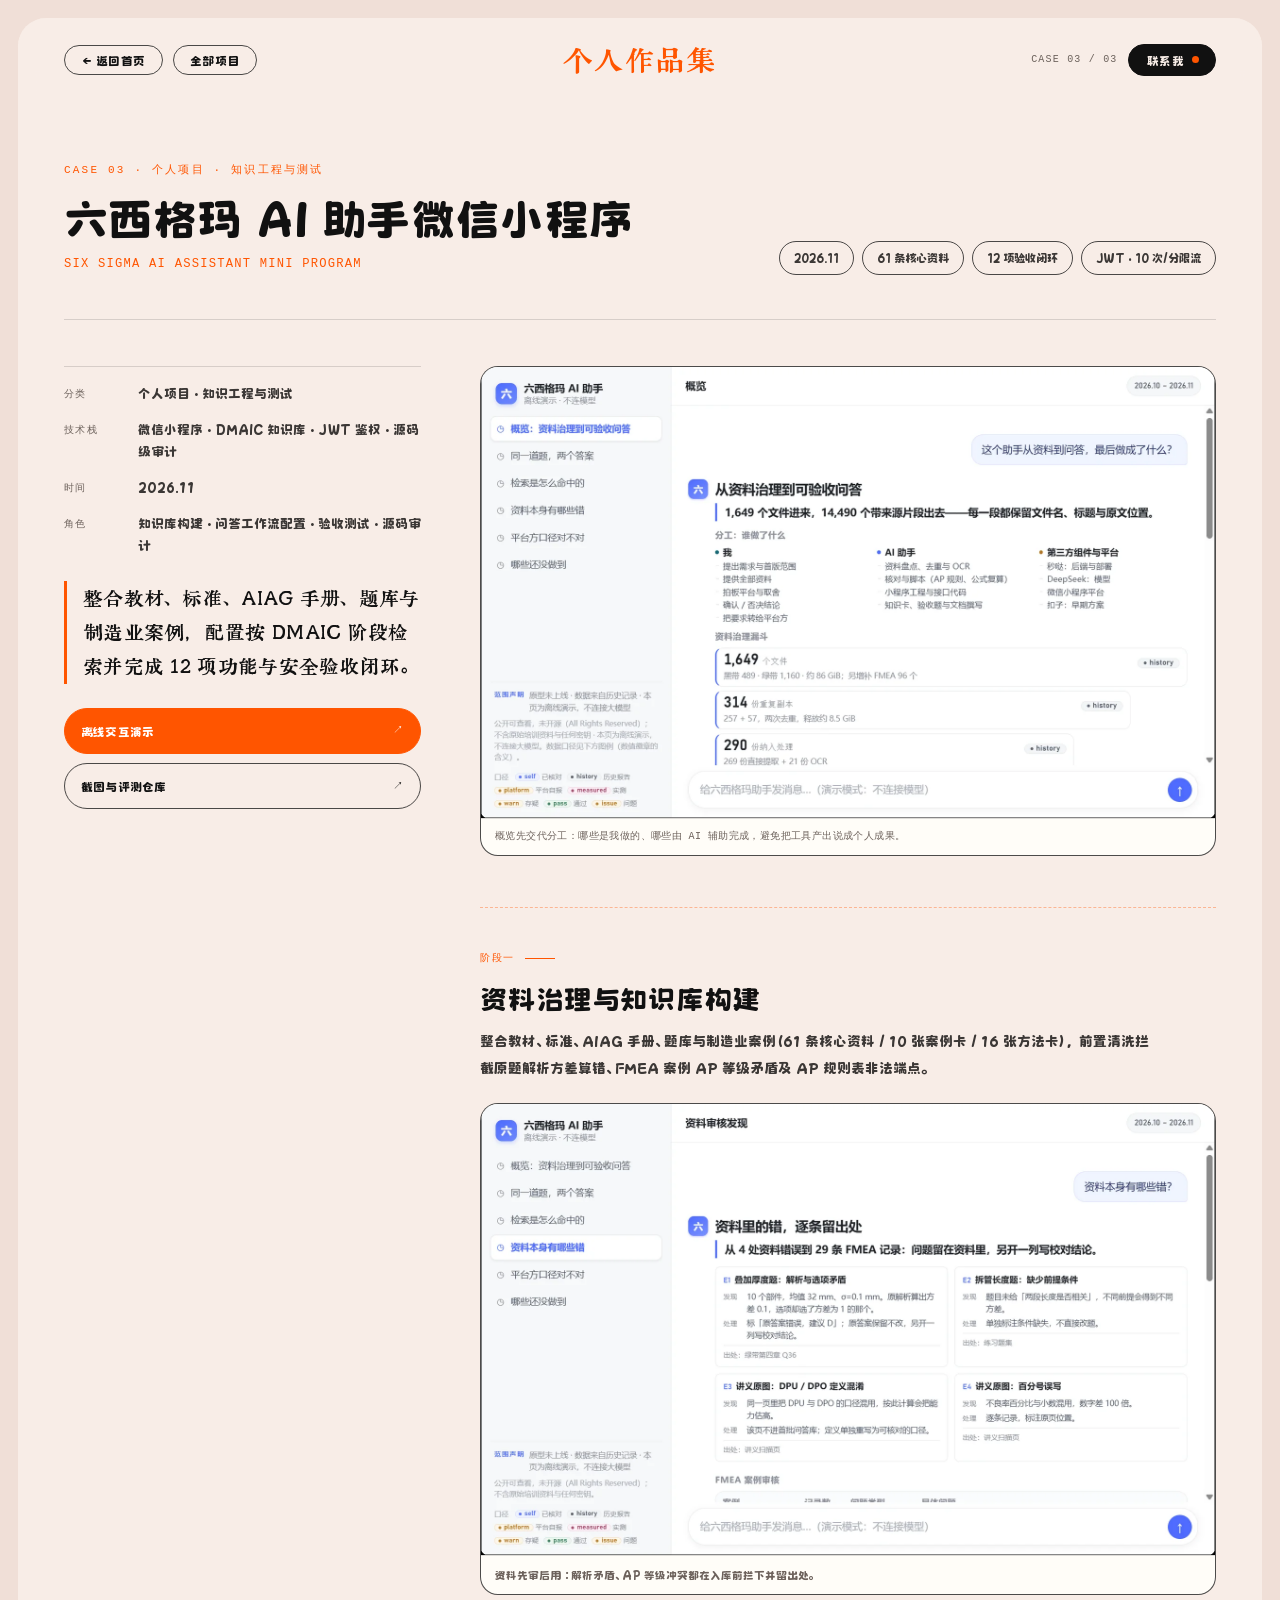
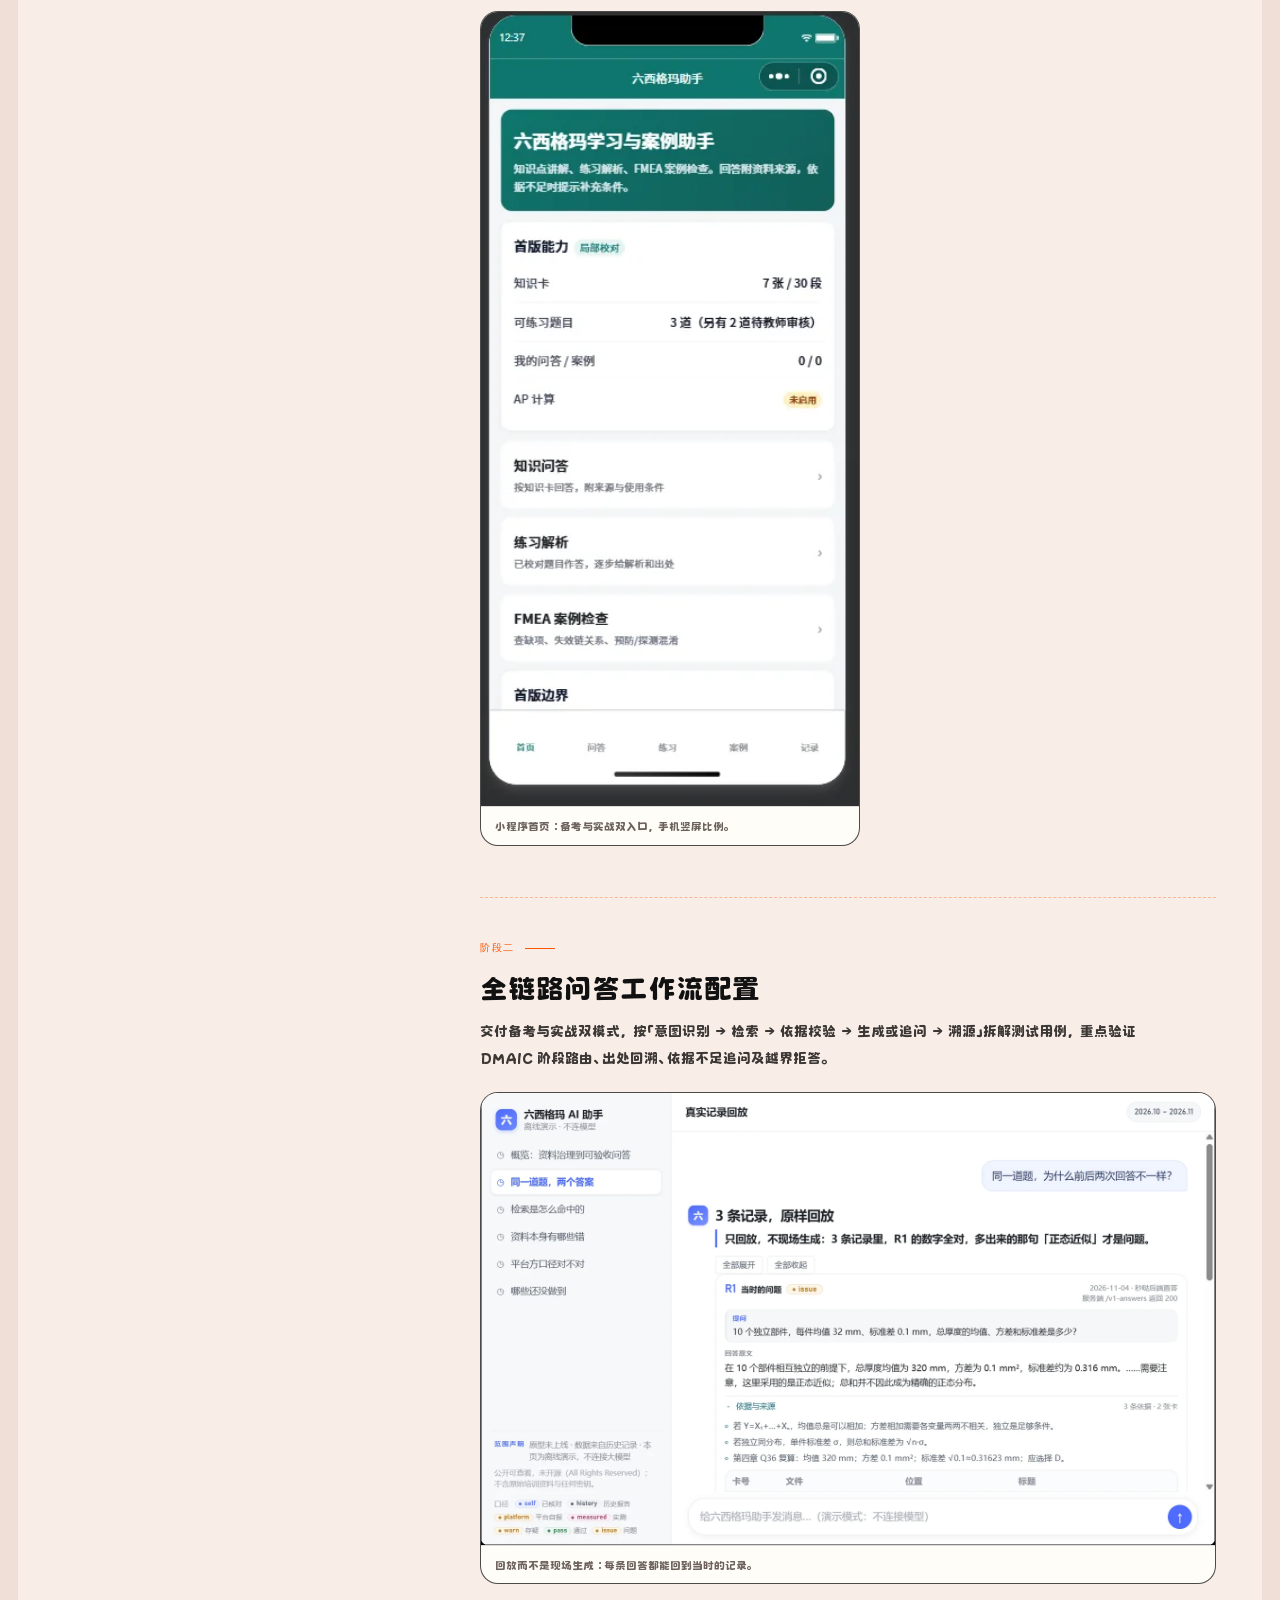
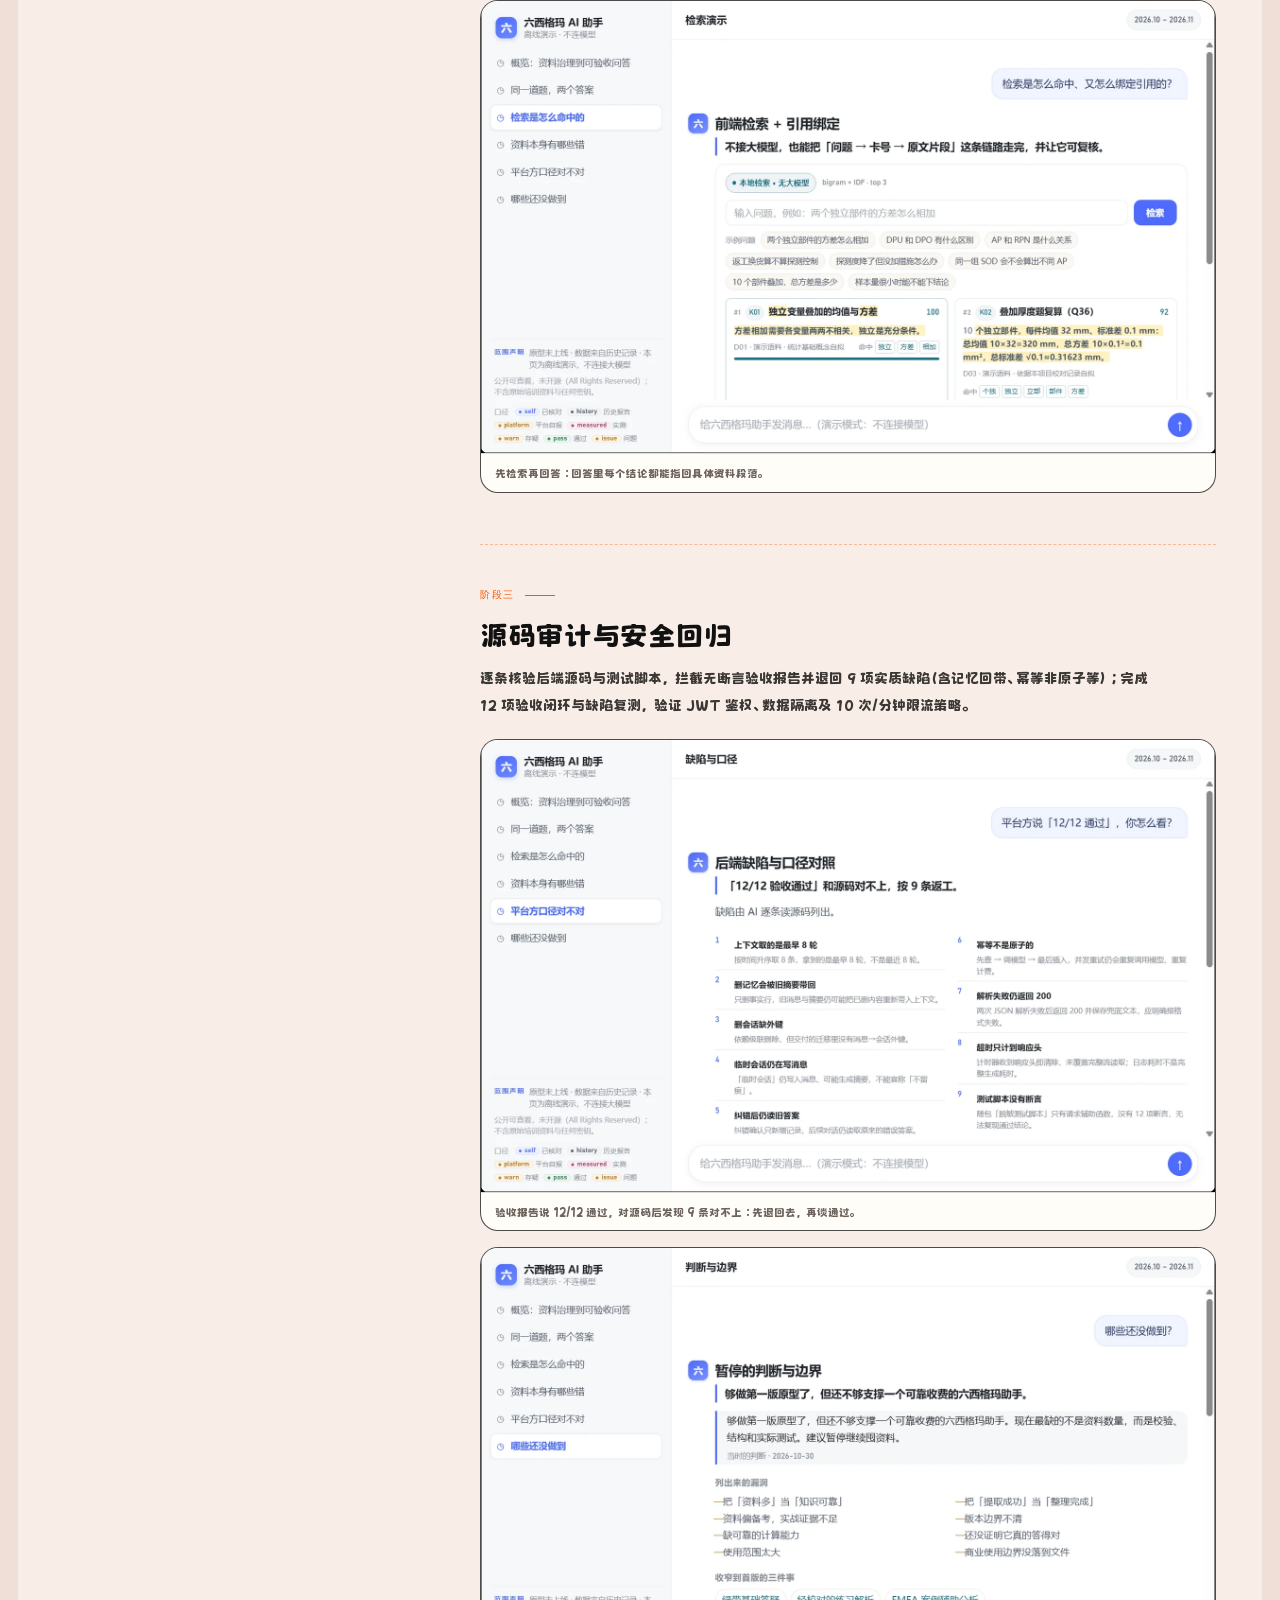
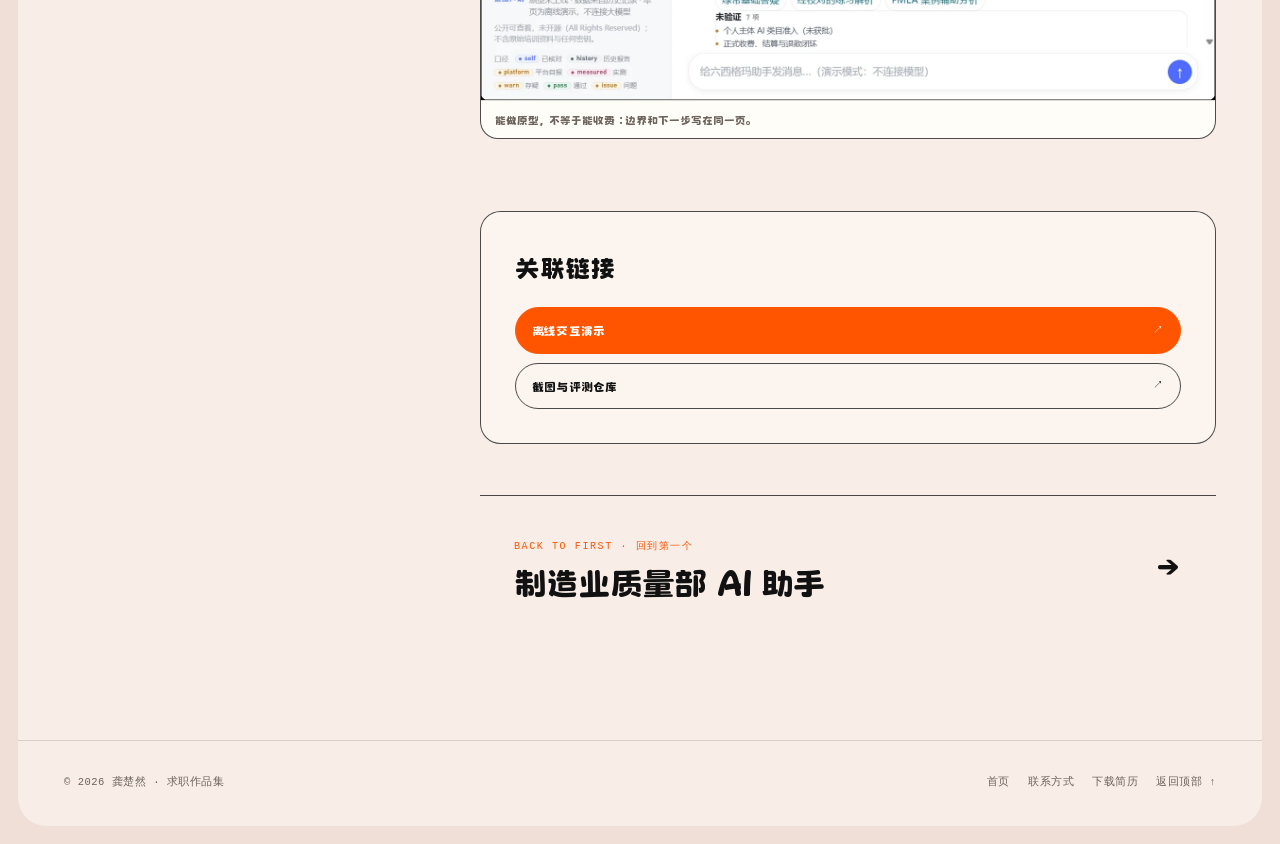
<file: work-2.html>
<!DOCTYPE html>
<html lang="zh-CN">
<head>
<meta charset="utf-8">
<meta name="viewport" content="width=device-width, initial-scale=1">
<title>六西格玛 AI 助手微信小程序 · 龚楚然求职作品集</title>
<meta name="description" content="整合教材、标准、AIAG 手册与制造业案例的六西格玛 AI 助手：61 条核心资料、DMAIC 阶段检索、12 项验收闭环与源码级安全审计。">
<meta name="theme-color" content="#f8ede7">
<link rel="icon" href="assets/img/favicon.svg" type="image/svg+xml">
<link rel="stylesheet" href="assets/css/style.css?v=20261124v">
<meta property="og:title" content="六西格玛 AI 助手微信小程序 · 龚楚然求职作品集"><meta property="og:description" content="整合教材、标准、AIAG 手册与制造业案例的六西格玛 AI 助手：61 条核心资料、DMAIC 阶段检索、12 项验收闭环与源码级安全审计。"><meta property="og:image" content="https://ras788997-ship-it.github.io/gongchuran-portfolio/assets/img/og-cover.jpg"><meta property="og:image:width" content="1200"><meta property="og:image:height" content="630"><meta name="twitter:card" content="summary_large_image"><meta name="twitter:title" content="六西格玛 AI 助手微信小程序 · 龚楚然求职作品集"><meta name="twitter:description" content="整合教材、标准、AIAG 手册与制造业案例的六西格玛 AI 助手：61 条核心资料、DMAIC 阶段检索、12 项验收闭环与源码级安全审计。"><meta name="twitter:image" content="https://ras788997-ship-it.github.io/gongchuran-portfolio/assets/img/og-cover.jpg"><meta property="og:url" content="https://ras788997-ship-it.github.io/gongchuran-portfolio/work-2.html"><link rel="canonical" href="https://ras788997-ship-it.github.io/gongchuran-portfolio/work-2.html"></head>
<body>
<a class="skip" href="#main">跳到主要内容</a>
<div class="shell">
  <div class="frame">
    <header class="topbar" id="topbar">
      <nav class="topbar__left" aria-label="页面导航">
        <a class="pill" href="index.html">← 返回首页</a>
        <a class="pill" href="index.html#projects">全部项目</a>
      </nav>
      <a class="brand" href="index.html" aria-label="个人作品集 · 返回首页">个人作品集</a>
      <div class="topbar__right">
        <span class="topbar__meta">CASE 03 / 03</span>
        <button class="pill pill--dark" type="button" data-contact-open aria-haspopup="dialog" aria-controls="contact-modal">联系我<span class="dot" aria-hidden="true"></span></button>
      </div>
    </header>

    <main id="main" class="case">
      <header class="case__head">
        <div>
          <div class="case__index">Case 03 · 个人项目 · 知识工程与测试</div>
          <h1 class="case__title">六西格玛 AI 助手微信小程序</h1>
          <p class="case__en">Six Sigma AI Assistant Mini Program</p>
        </div>
        <div class="case__tags" aria-label="项目标签">
          <span>2026.11</span>
          <span>61 条核心资料</span>
          <span>12 项验收闭环</span>
          <span>JWT · 10 次/分限流</span>
        </div>
      </header>

      <p class="case__lede">整合教材、标准、AIAG 手册、题库与制造业案例，配置按 DMAIC 阶段检索并完成 12 项功能与安全验收闭环。</p>

      <div class="case__layout">
        <aside class="case__side">
          <dl class="case__meta">
            <div><dt>分类</dt><dd>个人项目 · 知识工程与测试</dd></div>
            <div><dt>技术栈</dt><dd>微信小程序 · DMAIC 知识库 · JWT 鉴权 · 源码级审计</dd></div>
            <div><dt>时间</dt><dd>2026.11</dd></div>
            <div><dt>角色</dt><dd>知识库构建 · 问答工作流配置 · 验收测试 · 源码审计</dd></div>
          </dl>
          <p class="case__summary">整合教材、标准、AIAG 手册、题库与制造业案例，配置按 DMAIC 阶段检索并完成 12 项功能与安全验收闭环。</p>
          <div class="case__links">
            <a class="is-primary" href="https://ras788997-ship-it.github.io/sixsigma-assistant-portfolio/" target="_blank" rel="noopener">离线交互演示 <span>↗</span></a>
            <a href="https://github.com/ras788997-ship-it/sixsigma-assistant-portfolio" target="_blank" rel="noopener">截图与评测仓库 <span>↗</span></a>
          </div>
        </aside>

        <div class="case__body">
          <figure class="shot shot--hero">
            <picture>
              <source srcset="assets/img/p2-overview.webp" type="image/webp">
              <img src="assets/img/p2-overview.jpg" alt="六西格玛 AI 助手概览页：1,649 个文件进、14,490 个带来源片段出，上方三栏区分我、AI 助手与团队各自做了什么" width="1554" height="956" fetchpriority="high">
            </source></picture>
            <figcaption>概览先交代分工：哪些是我做的、哪些由 AI 辅助完成，避免把工具产出说成个人成果。</figcaption>
          </figure>

          <section class="stage">
            <span class="stage__kicker">阶段一</span>
            <h2>资料治理与知识库构建</h2>
            <p>整合教材、标准、AIAG 手册、题库与制造业案例（61 条核心资料 / 10 张案例卡 / 16 张方法卡），前置清洗拦截原题解析方差算错、FMEA 案例 AP 等级矛盾及 AP 规则表非法端点。</p>
            <div class="stage__shots">
              <figure class="shot">
                <picture>
                  <source srcset="assets/img/p2-review.webp" type="image/webp">
                  <img src="assets/img/p2-review.jpg" alt="资料审核发现页：从 4 处资料错误到 29 条 FMEA 记录，E1–E4 逐条标出出处与问题" width="1554" height="956" loading="lazy">
                </source></picture>
                <figcaption>资料先审后用：解析矛盾、AP 等级冲突都在入库前拦下并留出处。</figcaption>
              </figure>
              <figure class="shot shot--narrow">
                <picture>
                  <source srcset="assets/img/p2-miniapp.webp" type="image/webp">
                  <img src="assets/img/p2-miniapp.jpg" alt="六西格玛小程序首页：顶部介绍卡，下方为智能问答、练习讲解、FMEA 案例检索三个入口" width="336" height="706" loading="lazy">
                </source></picture>
                <figcaption>小程序首页：备考与实战双入口，手机竖屏比例。</figcaption>
              </figure>
            </div>
          </section>

          <section class="stage">
            <span class="stage__kicker">阶段二</span>
            <h2>全链路问答工作流配置</h2>
            <p>交付备考与实战双模式，按「意图识别 → 检索 → 依据校验 → 生成或追问 → 溯源」拆解测试用例，重点验证 DMAIC 阶段路由、出处回溯、依据不足追问及越界拒答。</p>
            <div class="stage__shots">
              <figure class="shot">
                <picture>
                  <source srcset="assets/img/p2-replay.webp" type="image/webp">
                  <img src="assets/img/p2-replay.jpg" alt="真实记录回放页：3 条记录原样回放，展开后完整显示提问、检索结果与回答，不现场生成" width="1554" height="956" loading="lazy">
                </source></picture>
                <figcaption>回放而不是现场生成：每条回答都能回到当时的记录。</figcaption>
              </figure>
              <figure class="shot">
                <picture>
                  <source srcset="assets/img/p2-citation.webp" type="image/webp">
                  <img src="assets/img/p2-citation.jpg" alt="检索与引用绑定页：本地 bigram + IDF 检索返回 top 3 片段，每条回答绑定具体资料与段落出处" width="1554" height="956" loading="lazy">
                </source></picture>
                <figcaption>先检索再回答：回答里每个结论都能指回具体资料段落。</figcaption>
              </figure>
            </div>
          </section>

          <section class="stage">
            <span class="stage__kicker">阶段三</span>
            <h2>源码审计与安全回归</h2>
            <p>逐条核验后端源码与测试脚本，拦截无断言验收报告并退回 9 项实质缺陷（含记忆回带、幂等非原子等）；完成 12 项验收闭环与缺陷复测，验证 JWT 鉴权、数据隔离及 10 次/分钟限流策略。</p>
            <div class="stage__shots">
              <figure class="shot">
                <picture>
                  <source srcset="assets/img/p2-defect.webp" type="image/webp">
                  <img src="assets/img/p2-defect.jpg" alt="后端缺陷与口径对照页：判断「12/12 验收通过」与源码对不上，按 9 条返工，每条列出对应的源码行为" width="1554" height="956" loading="lazy">
                </source></picture>
                <figcaption>验收报告说 12/12 通过，对源码后发现 9 条对不上：先退回去，再谈通过。</figcaption>
              </figure>
              <figure class="shot">
                <picture>
                  <source srcset="assets/img/p2-boundary.webp" type="image/webp">
                  <img src="assets/img/p2-boundary.jpg" alt="判断与边界页：结论是够做第一版原型、但不够支撑可靠收费，列出 8 条待补漏洞" width="1554" height="956" loading="lazy">
                </source></picture>
                <figcaption>能做原型，不等于能收费：边界和下一步写在同一页。</figcaption>
              </figure>
            </div>
          </section>

          <section class="case__outro">
            <h2>关联链接</h2>
            <div class="case__links">
              <a class="is-primary" href="https://ras788997-ship-it.github.io/sixsigma-assistant-portfolio/" target="_blank" rel="noopener">离线交互演示 <span>↗</span></a>
              <a href="https://github.com/ras788997-ship-it/sixsigma-assistant-portfolio" target="_blank" rel="noopener">截图与评测仓库 <span>↗</span></a>
            </div>
          </section>

          <a class="next" href="work-1.html">
            <span><span class="next__label">Back to first · 回到第一个</span><span class="next__name">制造业质量部 AI 助手</span></span>
            <span class="next__arrow" aria-hidden="true">→</span>
          </a>
        </div>
      </div>
    </main>

    <footer class="footer">
      <span>© 2026 龚楚然 · 求职作品集</span>
      <span class="footer__links">
        <a href="index.html">首页</a>
        <a href="index.html#contact">联系方式</a>
        <a href="index.html#resume">下载简历</a>
        <a href="#topbar">返回顶部 ↑</a>
      </span>
    </footer>
  </div>
</div>
<script src="assets/js/main.js?v=20261124v" defer></script>
</body>
</html>
</file>
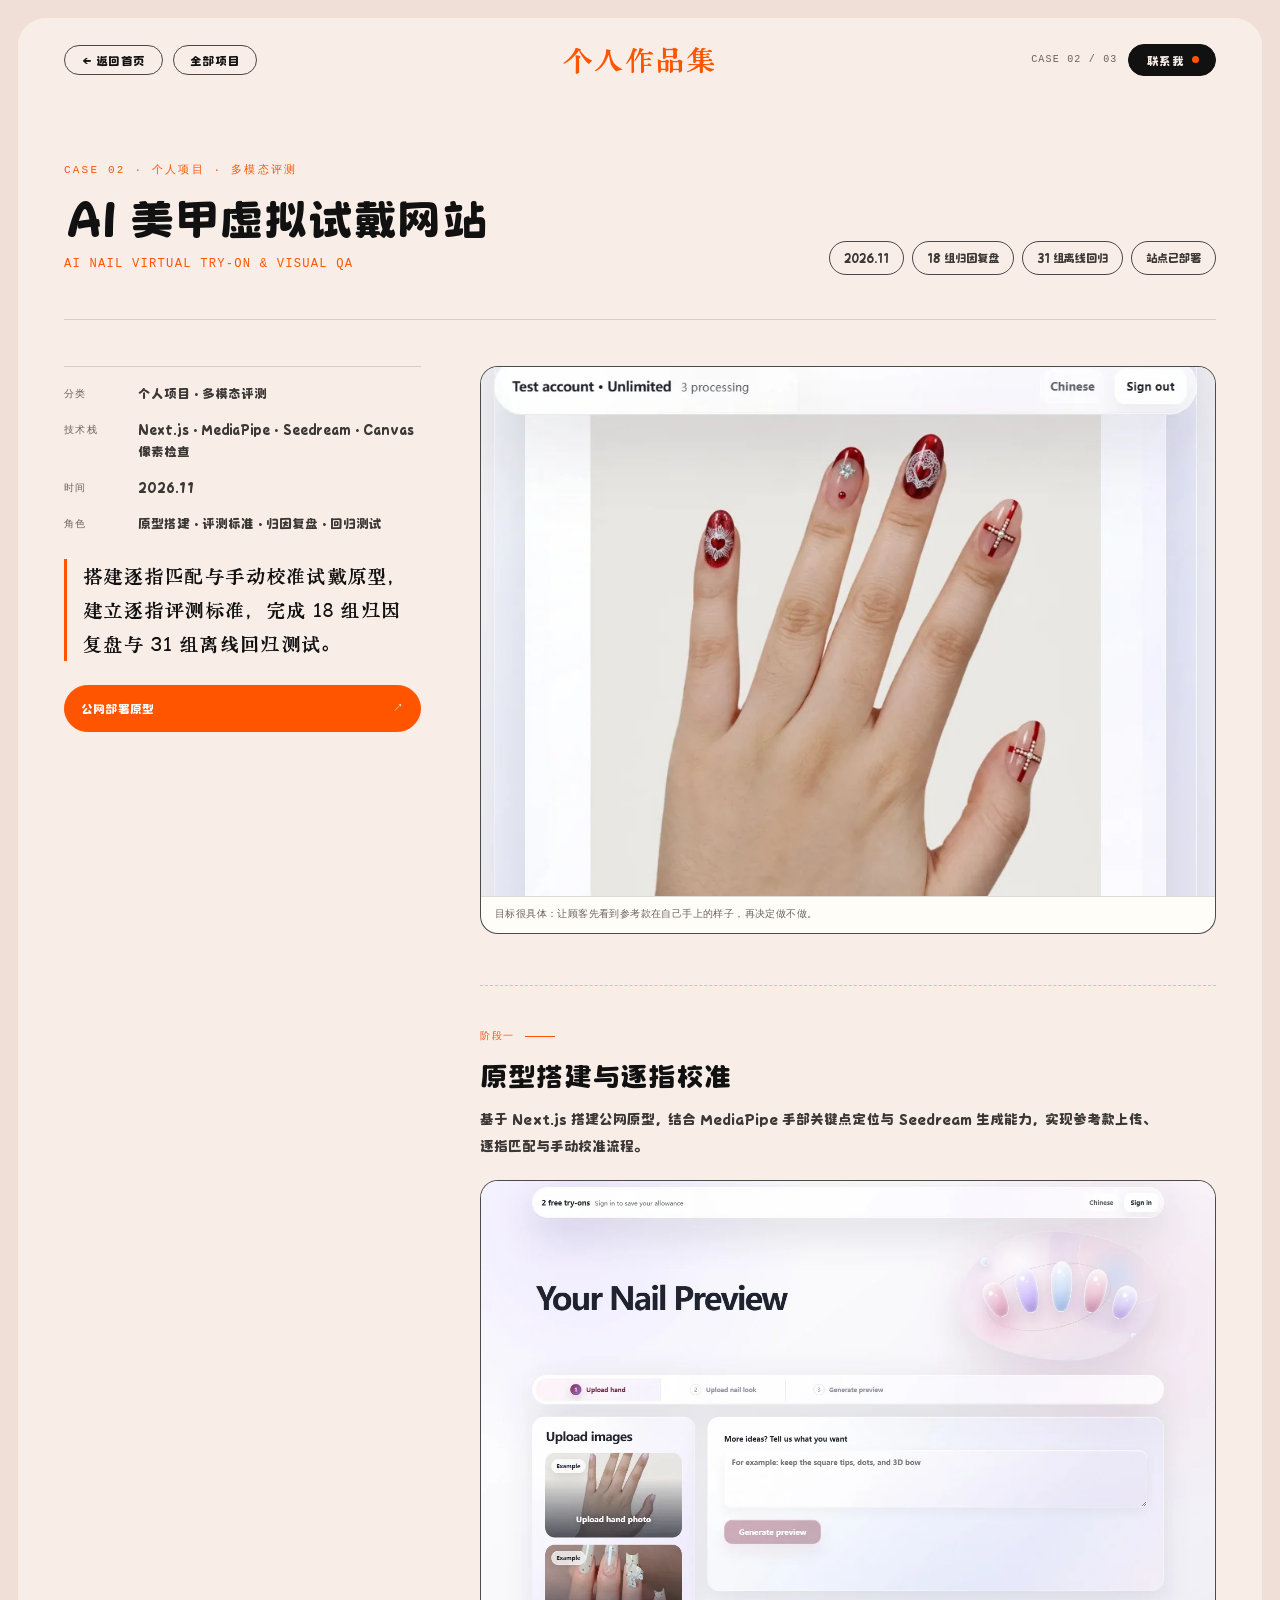
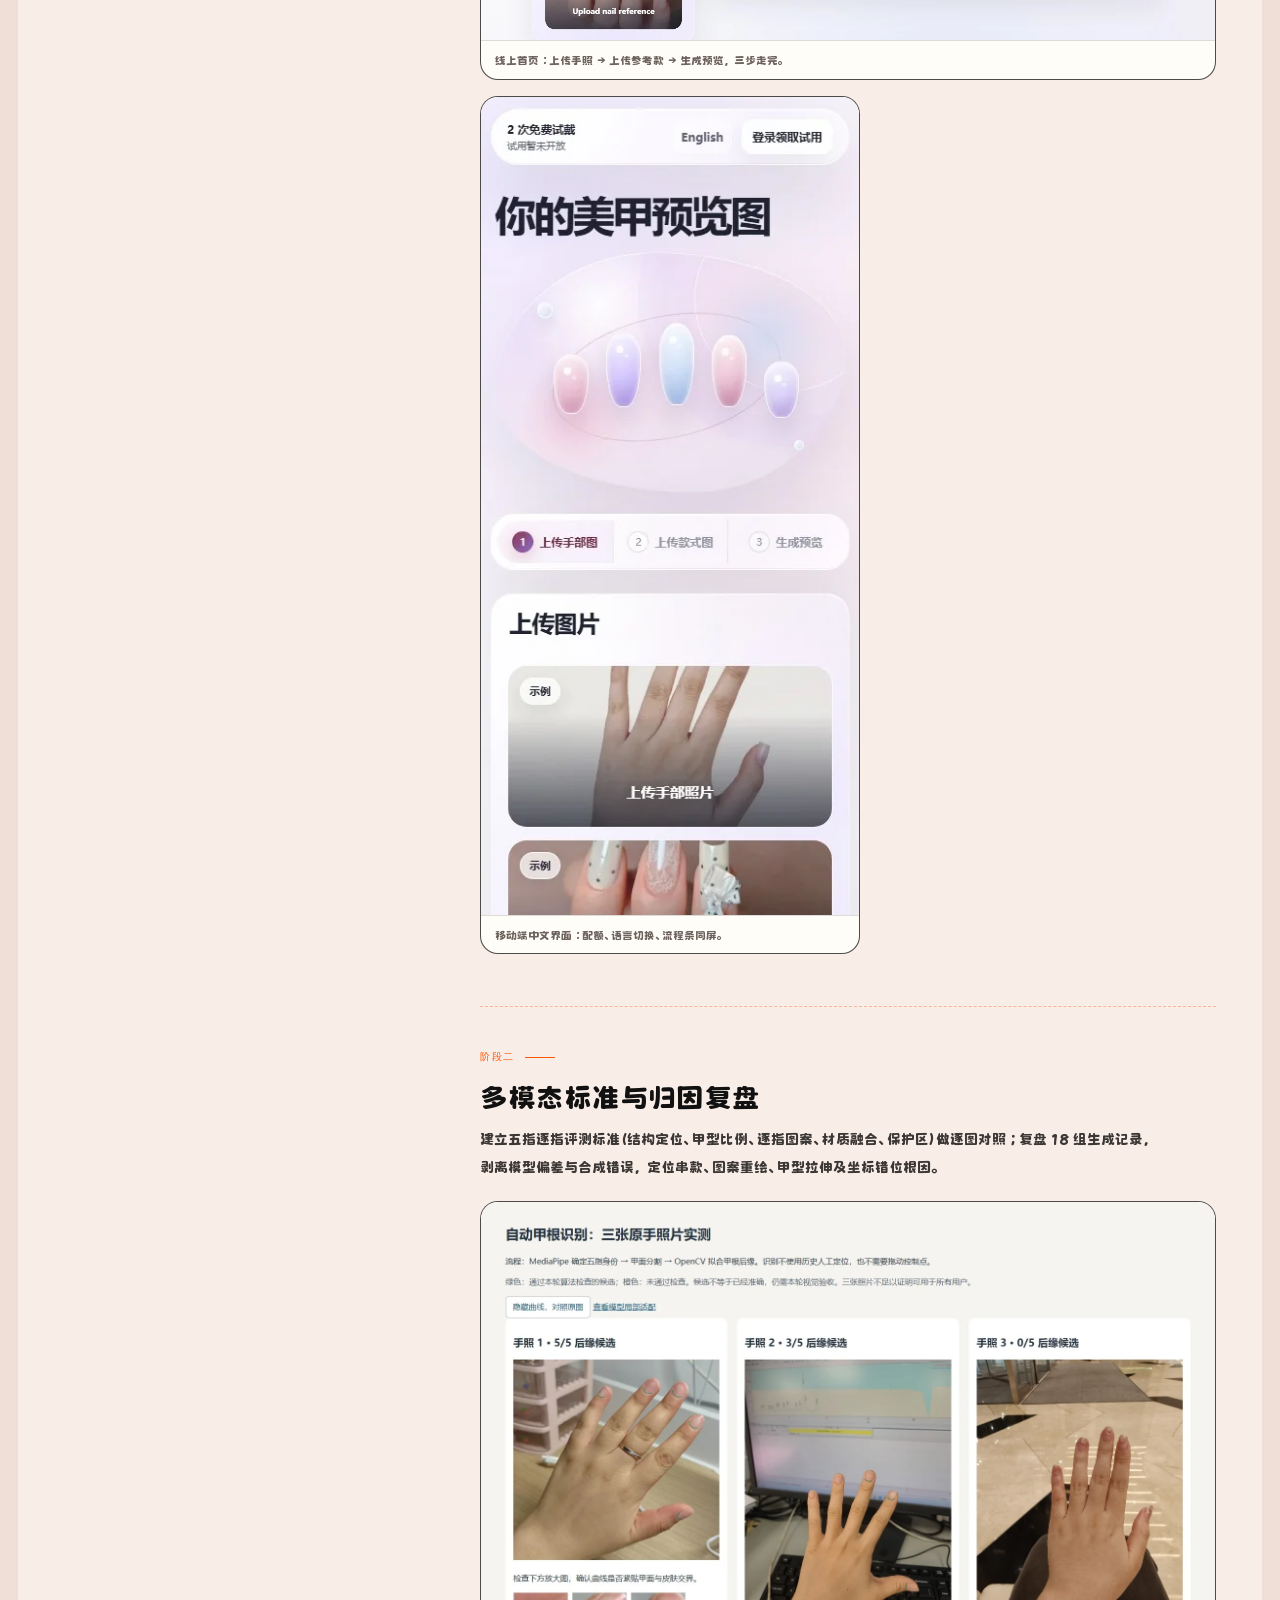
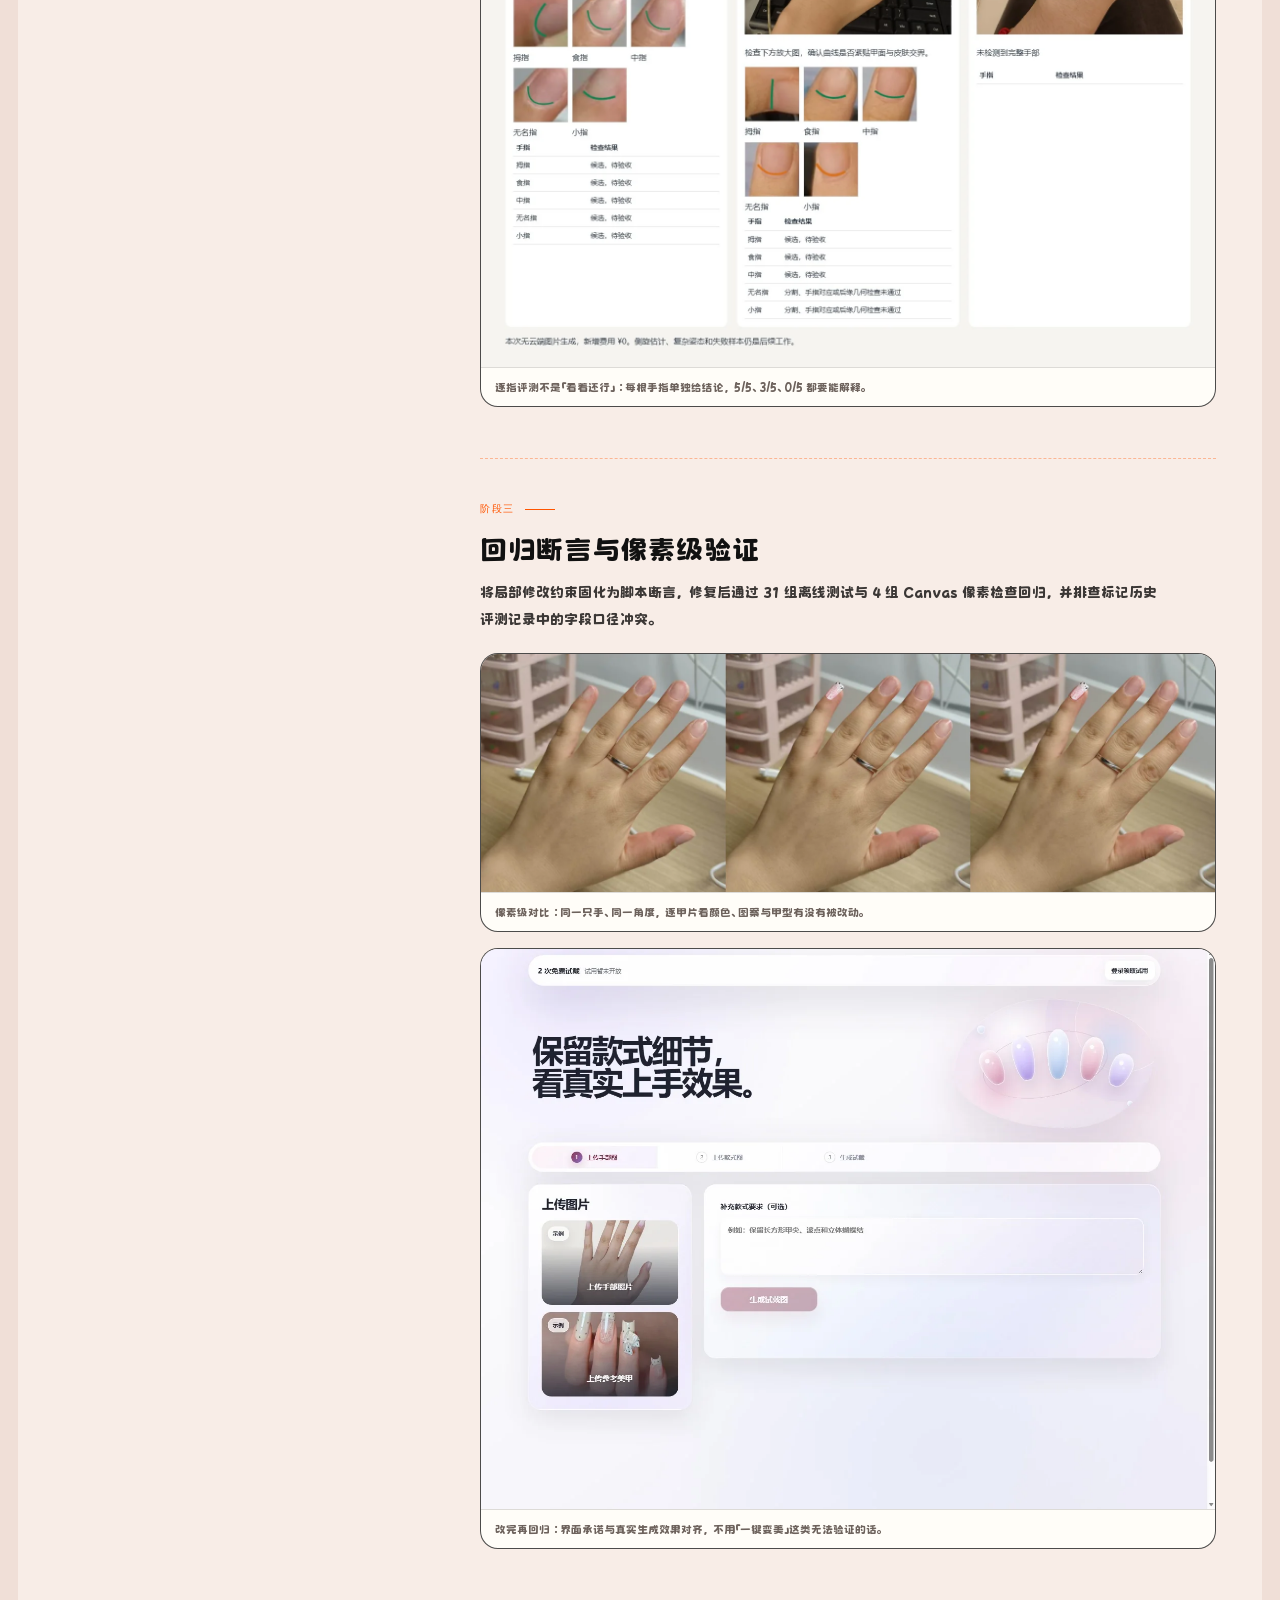
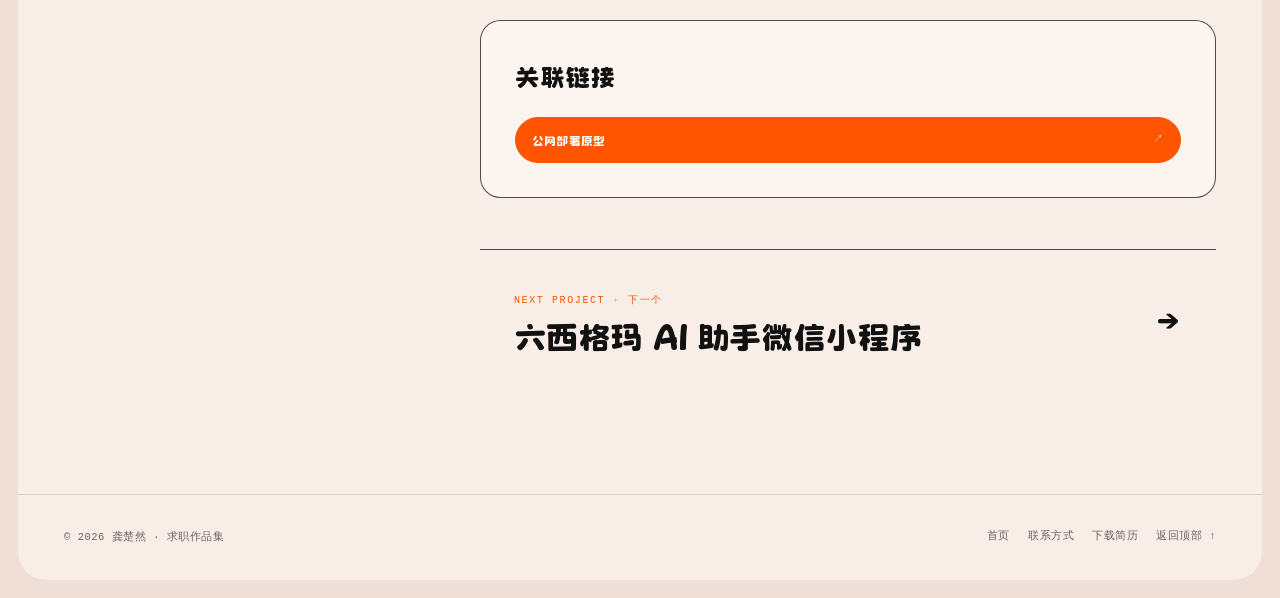
<file: work-3.html>
<!DOCTYPE html>
<html lang="zh-CN">
<head>
<meta charset="utf-8">
<meta name="viewport" content="width=device-width, initial-scale=1">
<title>AI 美甲虚拟试戴网站 · 龚楚然求职作品集</title>
<meta name="description" content="AI 美甲虚拟试戴：逐指匹配与手动校准原型，五指逐指评测标准，18 组归因复盘与 31 组离线回归测试。">
<meta name="theme-color" content="#f8ede7">
<link rel="icon" href="assets/img/favicon.svg" type="image/svg+xml">
<link rel="stylesheet" href="assets/css/style.css?v=20261124v">
<meta property="og:title" content="AI 美甲虚拟试戴网站 · 龚楚然求职作品集"><meta property="og:description" content="AI 美甲虚拟试戴：逐指匹配与手动校准原型，五指逐指评测标准，18 组归因复盘与 31 组离线回归测试。"><meta property="og:image" content="https://ras788997-ship-it.github.io/gongchuran-portfolio/assets/img/og-cover.jpg"><meta property="og:image:width" content="1200"><meta property="og:image:height" content="630"><meta name="twitter:card" content="summary_large_image"><meta name="twitter:title" content="AI 美甲虚拟试戴网站 · 龚楚然求职作品集"><meta name="twitter:description" content="AI 美甲虚拟试戴：逐指匹配与手动校准原型，五指逐指评测标准，18 组归因复盘与 31 组离线回归测试。"><meta name="twitter:image" content="https://ras788997-ship-it.github.io/gongchuran-portfolio/assets/img/og-cover.jpg"><meta property="og:url" content="https://ras788997-ship-it.github.io/gongchuran-portfolio/work-3.html"><link rel="canonical" href="https://ras788997-ship-it.github.io/gongchuran-portfolio/work-3.html"></head>
<body>
<a class="skip" href="#main">跳到主要内容</a>
<div class="shell">
  <div class="frame">
    <header class="topbar" id="topbar">
      <nav class="topbar__left" aria-label="页面导航">
        <a class="pill" href="index.html">← 返回首页</a>
        <a class="pill" href="index.html#projects">全部项目</a>
      </nav>
      <a class="brand" href="index.html" aria-label="个人作品集 · 返回首页">个人作品集</a>
      <div class="topbar__right">
        <span class="topbar__meta">CASE 02 / 03</span>
        <button class="pill pill--dark" type="button" data-contact-open aria-haspopup="dialog" aria-controls="contact-modal">联系我<span class="dot" aria-hidden="true"></span></button>
      </div>
    </header>

    <main id="main" class="case">
      <header class="case__head">
        <div>
          <div class="case__index">Case 02 · 个人项目 · 多模态评测</div>
          <h1 class="case__title">AI 美甲虚拟试戴网站</h1>
          <p class="case__en">AI Nail Virtual Try-On &amp; Visual QA</p>
        </div>
        <div class="case__tags" aria-label="项目标签">
          <span>2026.11</span>
          <span>18 组归因复盘</span>
          <span>31 组离线回归</span>
          <span>站点已部署</span>
        </div>
      </header>

      <p class="case__lede">搭建逐指匹配与手动校准试戴原型，建立逐指评测标准，完成 18 组归因复盘与 31 组离线回归测试。</p>

      <div class="case__layout">
        <aside class="case__side">
          <dl class="case__meta">
            <div><dt>分类</dt><dd>个人项目 · 多模态评测</dd></div>
            <div><dt>技术栈</dt><dd>Next.js · MediaPipe · Seedream · Canvas 像素检查</dd></div>
            <div><dt>时间</dt><dd>2026.11</dd></div>
            <div><dt>角色</dt><dd>原型搭建 · 评测标准 · 归因复盘 · 回归测试</dd></div>
          </dl>
          <p class="case__summary">搭建逐指匹配与手动校准试戴原型，建立逐指评测标准，完成 18 组归因复盘与 31 组离线回归测试。</p>
          <div class="case__links">
            <a class="is-primary" href="https://nailtryon.co.uk/" target="_blank" rel="noopener">公网部署原型 <span>↗</span></a>
          </div>
        </aside>

        <div class="case__body">
          <figure class="shot shot--hero">
            <picture>
              <source srcset="assets/img/p3-result.webp" type="image/webp">
              <img src="assets/img/p3-result.jpg" alt="AI 美甲试戴结果：真实手照上叠加参考款甲片，5 枚甲片带红白立体浮雕与十字图案" width="932" height="672" fetchpriority="high">
            </source></picture>
            <figcaption>目标很具体：让顾客先看到参考款在自己手上的样子，再决定做不做。</figcaption>
          </figure>

          <section class="stage">
            <span class="stage__kicker">阶段一</span>
            <h2>原型搭建与逐指校准</h2>
            <p>基于 Next.js 搭建公网原型，结合 MediaPipe 手部关键点定位与 Seedream 生成能力，实现参考款上传、逐指匹配与手动校准流程。</p>
            <div class="stage__shots">
              <figure class="shot">
                <picture>
                  <source srcset="assets/img/p3-home.webp" type="image/webp">
                  <img src="assets/img/p3-home.jpg" alt="试戴站点首页：Your Nail Preview，三步流程条、上传手部照片与参考美甲示例卡" width="1440" height="900" loading="lazy">
                </source></picture>
                <figcaption>线上首页：上传手照 → 上传参考款 → 生成预览，三步走完。</figcaption>
              </figure>
              <figure class="shot shot--narrow">
                <picture>
                  <source srcset="assets/img/p3-mobile.webp" type="image/webp">
                  <img src="assets/img/p3-mobile.jpg" alt="移动端中文首页：2 次免费试戴提示、中英文切换、五枚立体甲片示意图与三步流程" width="390" height="844" loading="lazy">
                </source></picture>
                <figcaption>移动端中文界面：配额、语言切换、流程条同屏。</figcaption>
              </figure>
            </div>
          </section>

          <section class="stage">
            <span class="stage__kicker">阶段二</span>
            <h2>多模态标准与归因复盘</h2>
            <p>建立五指逐指评测标准（结构定位、甲型比例、逐指图案、材质融合、保护区）做逐图对照；复盘 18 组生成记录，剥离模型偏差与合成错误，定位串款、图案重绘、甲型拉伸及坐标错位根因。</p>
            <div class="stage__shots">
              <figure class="shot shot--wide">
                <picture>
                  <source srcset="assets/img/p3-review.webp" type="image/webp">
                  <img src="assets/img/p3-review.jpg" alt="甲根识别人工复检台：三张原始手照并排，分别给出 5/5、3/5、0/5 条后缘候选，每根手指配放大图与通过/未通过标记" width="1500" height="1564" loading="lazy">
                </source></picture>
                <figcaption>逐指评测不是「看着还行」：每根手指单独给结论，5/5、3/5、0/5 都要能解释。</figcaption>
              </figure>
            </div>
          </section>

          <section class="stage">
            <span class="stage__kicker">阶段三</span>
            <h2>回归断言与像素级验证</h2>
            <p>将局部修改约束固化为脚本断言，修复后通过 31 组离线测试与 4 组 Canvas 像素检查回归，并排查标记历史评测记录中的字段口径冲突。</p>
            <div class="stage__shots">
              <figure class="shot shot--wide">
                <picture>
                  <source srcset="assets/img/p3-matrix.webp" type="image/webp">
                  <img src="assets/img/p3-matrix.jpg" alt="三格横向对比长图：同一手部原图与两版生成结果并排，用于逐甲片像素对比与串款定位" width="1600" height="518" loading="lazy">
                </source></picture>
                <figcaption>像素级对比：同一只手、同一角度，逐甲片看颜色、图案与甲型有没有被改动。</figcaption>
              </figure>
              <figure class="shot shot--wide">
                <picture>
                  <source srcset="assets/img/p3-regression.webp" type="image/webp">
                  <img src="assets/img/p3-regression.jpg" alt="中文版首页第三轮改版：主标题改为「保留款式细节，看真实上手效果」，上传与生成流程完整呈现" width="1440" height="1100" loading="lazy">
                </source></picture>
                <figcaption>改完再回归：界面承诺与真实生成效果对齐，不用「一键变美」这类无法验证的话。</figcaption>
              </figure>
            </div>
          </section>

          <section class="case__outro">
            <h2>关联链接</h2>
            <div class="case__links">
              <a class="is-primary" href="https://nailtryon.co.uk/" target="_blank" rel="noopener">公网部署原型 <span>↗</span></a>
            </div>
          </section>

          <a class="next" href="work-2.html">
            <span><span class="next__label">Next project · 下一个</span><span class="next__name">六西格玛 AI 助手微信小程序</span></span>
            <span class="next__arrow" aria-hidden="true">→</span>
          </a>
        </div>
      </div>
    </main>

    <footer class="footer">
      <span>© 2026 龚楚然 · 求职作品集</span>
      <span class="footer__links">
        <a href="index.html">首页</a>
        <a href="index.html#contact">联系方式</a>
        <a href="index.html#resume">下载简历</a>
        <a href="#topbar">返回顶部 ↑</a>
      </span>
    </footer>
  </div>
</div>
<script src="assets/js/main.js?v=20261124v" defer></script>
</body>
</html>
</file>
<file: assets/css/style.css>
/* ============================================================
   龚楚然 · 求职作品集
   设计参考：页面设计/431（首页）、432（项目页）、433（移动端/结尾页）
   纯静态 · 无外部依赖 · 中文主视觉
   ============================================================ */

/* ---------- fonts ---------- */
@font-face {
  font-family: "JingNan";
  src: url("../fonts/jingnan.woff2") format("woff2");
  font-weight: 400;
  font-style: normal;
  font-display: swap;
}
@font-face {
  font-family: "QuanCang";
  src: url("../fonts/quancang.woff2") format("woff2");
  font-weight: 400;
  font-style: normal;
  font-display: swap;
}

/* ---------- tokens ---------- */
:root {
  --cream: #f8ede7;
  --cream-2: #f0dfd7;
  --paper: #fffdf8;
  --orange: #ff5500;
  --orange-deep: #e24700;
  --orange-pale: #f6c9b3;
  --ink: #111111;
  --ink-soft: #3b3735;
  --ink-mute: #6d625c;
  --line: rgba(17, 17, 17, 0.14);
  --line-strong: rgba(17, 17, 17, 0.75);
  --font-display: "Arial Black", "Helvetica Neue", "Segoe UI", "PingFang SC", sans-serif;
  --font-round: "JingNan", "PingFang SC", "Hiragino Sans GB", "Microsoft YaHei", sans-serif;
  --font-ming: "QuanCang", "Songti SC", "SimSun", serif;
  --font-mono: "SF Mono", "Cascadia Mono", Consolas, "Liberation Mono", monospace;
  --ease: cubic-bezier(0.22, 0.7, 0.2, 1);
  --pad-x: clamp(20px, 3.6vw, 58px);
  --radius: clamp(18px, 2.2vw, 34px);
}

/* ---------- reset ---------- */
*, *::before, *::after { box-sizing: border-box; }
html { -webkit-text-size-adjust: 100%; scroll-behavior: smooth; }
body {
  margin: 0;
  background: var(--cream-2);
  color: var(--ink);
  font-family: var(--font-round);
  font-size: 16px;
  line-height: 1.7;
  -webkit-font-smoothing: antialiased;
  text-rendering: optimizeLegibility;
}
img, svg { display: block; max-width: 100%; }
a { color: inherit; }
button { font: inherit; color: inherit; }
h1, h2, h3, h4, p, figure, dl, dd, dt { margin: 0; }
ul { margin: 0; padding: 0; list-style: none; }
::selection { background: var(--orange); color: var(--paper); }

.skip {
  position: fixed; left: 12px; top: -60px; z-index: 999;
  background: var(--ink); color: var(--paper);
  padding: 10px 18px; border-radius: 999px; font-size: 13px;
  text-decoration: none; transition: top .2s var(--ease);
}
.skip:focus { top: 12px; }

:focus-visible {
  outline: 3px solid var(--orange);
  outline-offset: 3px;
  border-radius: 4px;
}

/* ---------- shell ---------- */
.shell {
  padding: clamp(8px, 1.4vw, 20px);
  min-height: 100vh;
}
.frame {
  position: relative;
  min-height: calc(100vh - clamp(16px, 2.8vw, 40px));
  background: var(--cream);
  border-radius: var(--radius);
  overflow: clip;
  display: flex;
  flex-direction: column;
}
.frame > main { flex: 1; }

/* ---------- topbar ---------- */
.topbar {
  position: sticky;
  top: 0;
  z-index: 60;
  display: grid;
  grid-template-columns: 1fr auto 1fr;
  align-items: center;
  gap: 16px;
  padding: clamp(16px, 2vw, 30px) var(--pad-x);
  background: color-mix(in srgb, var(--cream) 88%, transparent);
  backdrop-filter: blur(14px) saturate(120%);
  -webkit-backdrop-filter: blur(14px) saturate(120%);
  border-bottom: 1px solid transparent;
  transition: border-color .3s ease, background .3s ease;
}
.topbar.is-scrolled {
  border-bottom-color: rgba(17, 17, 17, 0.1);
  background: color-mix(in srgb, var(--cream) 94%, transparent);
}
.topbar__left, .topbar__right {
  display: flex;
  align-items: center;
  gap: 10px;
}
.topbar__right { justify-content: flex-end; }
.brand {
  justify-self: center;
  font-family: var(--font-ming);
  font-size: clamp(22px, 2.3vw, 32px);
  line-height: 1;
  color: var(--orange);
  text-decoration: none;
  letter-spacing: 0.06em;
  white-space: nowrap;
}
.brand:hover { color: var(--orange-deep); }

.pill {
  display: inline-flex;
  align-items: center;
  gap: 8px;
  padding: 8px 16px;
  border: 1px solid var(--line-strong);
  border-radius: 999px;
  font-family: var(--font-round);
  font-size: 12px;
  line-height: 1;
  letter-spacing: 0.04em;
  text-decoration: none;
  color: var(--ink);
  background: transparent;
  cursor: pointer;
  transition: background .2s ease, color .2s ease, border-color .2s ease, transform .2s var(--ease);
  white-space: nowrap;
}
.pill:hover { background: var(--ink); color: var(--cream); border-color: var(--ink); }
.pill--dark {
  background: var(--ink);
  color: var(--cream);
  border-color: var(--ink);
  padding: 9px 16px 9px 18px;
}
.pill--dark:hover { background: var(--orange); border-color: var(--orange); color: var(--paper); }
.pill .dot {
  width: 7px; height: 7px; border-radius: 50%;
  background: var(--orange);
  display: inline-block;
}
.pill--dark:hover .dot { background: var(--paper); }
.topbar__meta {
  font-family: var(--font-mono);
  font-size: 10px;
  line-height: 1.4;
  letter-spacing: 0.12em;
  text-transform: uppercase;
  color: var(--ink-mute);
  text-align: right;
}

/* ---------- shared type ---------- */
.kicker {
  display: inline-flex;
  align-items: center;
  gap: 10px;
  font-family: var(--font-mono);
  font-size: 11px;
  letter-spacing: 0.18em;
  text-transform: uppercase;
  color: var(--orange);
}
.kicker::before {
  content: "";
  width: 26px; height: 1px;
  background: currentColor;
}
.display {
  font-family: var(--font-display);
  font-weight: 900;
  letter-spacing: -0.05em;
  line-height: 0.86;
  text-transform: uppercase;
}

/* ============================================================
   HOME · hero
   ============================================================ */
.hero {
  position: relative;
  min-height: calc(100vh - 118px);
  padding: clamp(14px, 2.2vw, 34px) var(--pad-x) clamp(84px, 9vw, 120px);
  display: grid;
  grid-template-columns: minmax(0, 1fr) minmax(260px, 330px);
  grid-template-areas:
    "title title"
    "cn copy"
    "doodle copy";
  grid-template-rows: auto auto 1fr;
  column-gap: clamp(28px, 4.5vw, 72px);
  align-items: start;
  overflow: hidden;
  isolation: isolate;
}
.hero__title {
  grid-area: title;
  position: relative;
  z-index: 2;
  font-family: var(--font-display);
  font-weight: 900;
  font-size: clamp(56px, 10.2vw, 158px);
  line-height: 0.84;
  letter-spacing: -0.055em;
  text-transform: uppercase;
  color: var(--orange);
}
.hero__line { display: block; }
.hero__title--cn {
  font-family: var(--font-round);
  font-weight: 400;
  line-height: 1.04;
  letter-spacing: 0.01em;
  white-space: normal;
}
.hero__name {
  font-size: clamp(18px, 4vw, 32px);
  line-height: 1.5;
  letter-spacing: 0.14em;
  margin-bottom: clamp(2px, 0.8vw, 10px);
}
.hero__line--2 { padding-left: clamp(14px, 7.5vw, 132px); }
.hero__dot { color: var(--ink); }
.hero__cn {
  grid-area: cn;
  position: relative;
  z-index: 4;
  margin-top: clamp(18px, 2.6vw, 30px);
  display: inline-flex;
  align-items: center;
  gap: 14px;
  font-family: var(--font-round);
  font-size: clamp(17px, 1.7vw, 23px);
  letter-spacing: 0.02em;
  color: var(--ink);
}
.hero__cn::before {
  content: "";
  width: clamp(28px, 4vw, 56px);
  height: 3px;
  background: var(--ink);
  display: inline-block;
}

.hero__copy {
  grid-area: copy;
  position: static;
  top: auto;
  right: auto;
  width: auto;
  margin-top: clamp(16px, 2.4vw, 34px);
  z-index: 5;
  display: grid;
  gap: 16px;
}
.hero__copy p {
  font-family: var(--font-round);
  font-size: 13px;
  line-height: 1.85;
  color: var(--orange-deep);
  letter-spacing: 0.01em;
}
.hero__copy p strong { font-weight: 400; color: var(--ink); }

.hero__doodle {
  grid-area: doodle;
  position: static;
  left: auto;
  bottom: auto;
  z-index: 3;
  width: min(100%, 520px);
  height: auto;
  margin: clamp(16px, 2.2vw, 26px) 0 0;
  justify-self: start;
  pointer-events: none;
}

.sticker {
  position: absolute;
  z-index: 6;
  display: inline-block;
  padding: 8px 15px;
  border-radius: 999px;
  background: var(--ink);
  color: var(--paper);
  font-family: var(--font-round);
  font-size: 12px;
  line-height: 1;
  letter-spacing: 0.06em;
  box-shadow: 2px 3px 0 rgba(17, 17, 17, 0.12);
  white-space: nowrap;
}
.sticker--a { left: 46%; top: 2%; transform: rotate(-7deg); background: var(--orange); color: #fff; }
.sticker--b { right: 21%; top: 24%; transform: rotate(5deg); }
.sticker--c { left: 5%; top: 66%; transform: rotate(-9deg); background: var(--paper); color: var(--ink); border: 1px solid var(--ink); }
.sticker--d { display: none; }

.scroll-cue {
  position: absolute;
  left: 50%;
  bottom: clamp(16px, 2.4vw, 28px);
  transform: translateX(-50%);
  z-index: 8;
  display: inline-flex;
  align-items: center;
  gap: 12px;
  text-decoration: none;
  color: var(--ink);
  font-family: var(--font-mono);
  font-size: 10px;
  letter-spacing: 0.16em;
  text-transform: uppercase;
}
.scroll-cue__ring {
  width: 40px; height: 40px;
  border: 1px solid var(--line-strong);
  border-radius: 50%;
  display: grid; place-items: center;
  transition: background .2s ease, color .2s ease, transform .2s var(--ease);
  animation: bob 2.6s ease-in-out infinite;
}
.scroll-cue:hover .scroll-cue__ring { background: var(--orange); border-color: var(--orange); color: #fff; }
@keyframes bob {
  0%, 100% { transform: translateY(0); }
  50% { transform: translateY(5px); }
}

/* ============================================================
   HOME · about
   ============================================================ */
.about {
  position: relative;
  padding: clamp(70px, 9vw, 140px) var(--pad-x) clamp(80px, 10vw, 150px);
  border-top: 1px dashed rgba(255, 85, 0, 0.3);
  overflow: hidden;
}
.about__label {
  position: relative;
  z-index: 3;
  margin-bottom: clamp(26px, 4vw, 54px);
}
.about__grid {
  position: relative;
  z-index: 2;
  display: grid;
  grid-template-columns: minmax(0, 1.02fr) minmax(0, 0.98fr);
  gap: clamp(30px, 5vw, 90px);
  align-items: start;
}
.about__left {
  position: relative;
  min-height: clamp(260px, 34vw, 460px);
}
.about__doodle {
  position: absolute;
  left: 0;
  bottom: -6%;
  width: min(100%, 560px);
  height: auto;
}
.about__path {
  position: absolute;
  inset: 0;
  width: 100%;
  height: 100%;
  z-index: 1;
  pointer-events: none;
  overflow: visible;
}
.about__right { padding-top: 4px; }
.about__title {
  font-family: var(--font-round);
  font-size: clamp(30px, 3.5vw, 52px);
  line-height: 1.34;
  letter-spacing: 0.005em;
  color: var(--orange);
  font-weight: 400;
  max-width: 22ch;
}
.about__lead {
  margin-top: clamp(20px, 2.4vw, 30px);
  max-width: 54ch;
  font-size: 14.5px;
  line-height: 1.95;
  color: var(--ink-soft);
}
.about__skills {
  display: flex;
  flex-wrap: wrap;
  gap: 8px;
  margin-top: 22px;
}
.about__skills span {
  border: 1px solid rgba(17, 17, 17, 0.22);
  border-radius: 999px;
  padding: 5px 13px;
  font-size: 11.5px;
  letter-spacing: 0.03em;
  color: var(--ink-soft);
}
.about__facts {
  display: grid;
  grid-template-columns: minmax(0, 1fr) minmax(0, 1.08fr);
  gap: clamp(18px, 3vw, 40px);
  margin-top: clamp(30px, 4vw, 48px);
  padding-top: clamp(20px, 2.6vw, 30px);
  border-top: 1px solid var(--line);
}
.fact__k {
  font-family: var(--font-mono);
  font-size: 10px;
  letter-spacing: 0.16em;
  text-transform: uppercase;
  color: var(--orange);
  margin-bottom: 8px;
}
.fact__v { font-size: 16px; line-height: 1.62; color: var(--ink); }
.fact--edu .fact__v { font-family: var(--font-round); font-size: clamp(16px, 1.35vw, 19px); }
.fact--intent .fact__v {
  font-family: var(--font-ming);
  font-size: clamp(19px, 1.7vw, 24px);
  line-height: 1.45;
  letter-spacing: 0.02em;
  white-space: nowrap;
}
.fact__sub {
  margin-top: 7px;
  font-family: var(--font-mono);
  font-size: 11px;
  letter-spacing: 0.08em;
  color: var(--ink-mute);
}

/* ============================================================
   HOME · work
   ============================================================ */
.work {
  position: relative;
  padding: clamp(80px, 9vw, 130px) var(--pad-x) clamp(100px, 11vw, 160px);
  border-top: 1px solid var(--line);
  overflow: hidden;
}
.work__head {
  position: relative;
  z-index: 3;
  text-align: center;
}
.work__title {
  margin-top: 12px;
  font-family: var(--font-display);
  font-weight: 900;
  font-size: clamp(46px, 8.4vw, 124px);
  line-height: 0.88;
  letter-spacing: -0.055em;
  text-transform: uppercase;
  color: var(--ink);
}
.work__cn {
  display: inline-block;
  margin-top: clamp(14px, 2vw, 22px);
  padding: 6px 18px;
  border: 1px solid var(--orange);
  border-radius: 999px;
  color: var(--orange);
  font-family: var(--font-round);
  font-size: 13px;
  letter-spacing: 0.12em;
}
.work__path {
  position: absolute;
  inset: 0;
  width: 100%;
  height: 100%;
  z-index: 0;
  pointer-events: none;
}
.work__list {
  position: relative;
  z-index: 2;
  height: clamp(430px, 42vw, 600px);
  margin-top: clamp(20px, 4vw, 46px);
}
.project {
  position: absolute;
  z-index: 2;
  display: block;
  text-decoration: none;
  color: var(--ink);
}
.project__inner {
  position: relative;
  display: inline-flex;
  flex-direction: column;
  gap: 8px;
  padding: 4px 2px;
}
.project__icon {
  position: absolute;
  top: -66px;
  left: 2px;
  width: 60px;
  height: 60px;
  transform: rotate(-7deg);
  pointer-events: none;
  transition: transform .35s var(--ease);
}
.project--1 .project__icon { left: auto; right: 2px; transform: rotate(6deg); }
.project--2 .project__icon { left: 2px; top: -70px; }
.project--3 .project__icon { left: 2px; top: -68px; transform: rotate(-4deg); }
.project:hover .project__icon { transform: rotate(0deg) scale(1.06); }
.project__index {
  font-family: var(--font-mono);
  font-size: 11px;
  letter-spacing: 0.18em;
  color: var(--orange);
}
.project__name {
  display: inline-block;
  font-family: var(--font-round);
  font-size: clamp(27px, 3.3vw, 46px);
  line-height: 1.02;
  color: var(--orange);
  letter-spacing: 0.01em;
  transition: transform .38s var(--ease), color .25s ease;
  transform-origin: left center;
}
.project:hover .project__name,
.project:focus-visible .project__name { transform: scale(1.045); color: var(--orange-deep); }
.project__en {
  font-family: var(--font-mono);
  font-size: 10px;
  letter-spacing: 0.12em;
  text-transform: uppercase;
  color: var(--ink-mute);
}
.project__bubble {
  position: absolute;
  left: 50%;
  top: calc(100% + 6px);
  transform: translate(-50%, 8px);
  width: min(272px, 24vw);
  padding: 12px 15px;
  background: var(--paper);
  border: 1px solid var(--line-strong);
  border-radius: 14px;
  box-shadow: 4px 4px 0 rgba(17, 17, 17, 0.12);
  font-size: 11.5px;
  line-height: 1.7;
  color: var(--ink-soft);
  opacity: 0;
  visibility: hidden;
  pointer-events: none;
  transition: opacity .25s ease, transform .3s var(--ease), visibility .25s;
  z-index: 5;
}
.project__bubble::before {
  content: "";
  position: absolute;
  top: -6px; left: 50%;
  width: 10px; height: 10px;
  background: var(--paper);
  border-left: 1px solid var(--line-strong);
  border-top: 1px solid var(--line-strong);
  transform: translateX(-50%) rotate(45deg);
}
.project__go {
  display: block;
  margin-top: 8px;
  font-family: var(--font-mono);
  font-size: 10px;
  letter-spacing: 0.12em;
  color: var(--orange);
  text-transform: uppercase;
}
.project:hover .project__bubble,
.project:focus-visible .project__bubble {
  opacity: 1;
  visibility: visible;
  transform: translate(-50%, 0);
}
.project__thumb { display: none; }
.project__inner picture { display: none; }

.project--1 { right: 4%; top: 5%; }
.project--2 { left: 3%; top: 32%; }
.project--3 { left: 44%; top: 62%; }
.project--1 .project__bubble { left: 30%; }
.project--2 .project__bubble { left: 55%; }
.project--3 .project__bubble { left: 42%; }

.work__more {
  position: relative;
  z-index: 3;
  margin-top: clamp(20px, 3vw, 40px);
  text-align: left;
}

/* ---------- mobile nav ---------- */
.navtoggle {
  display: none;
  width: 42px;
  height: 42px;
  border: 1px solid var(--line-strong);
  border-radius: 50%;
  background: transparent;
  cursor: pointer;
  padding: 0;
  align-items: center;
  justify-content: center;
  flex-direction: column;
  gap: 4px;
}
.navtoggle span {
  display: block;
  width: 16px;
  height: 1.5px;
  background: var(--ink);
  transition: transform .25s var(--ease), opacity .2s ease;
}
.navtoggle[aria-expanded="true"] span:nth-child(1) { transform: translateY(5.5px) rotate(45deg); }
.navtoggle[aria-expanded="true"] span:nth-child(2) { opacity: 0; }
.navtoggle[aria-expanded="true"] span:nth-child(3) { transform: translateY(-5.5px) rotate(-45deg); }

.mobilemenu {
  display: none;
  position: fixed;
  inset: 0;
  z-index: 55;
  background: var(--cream);
  padding: 96px var(--pad-x) 34px;
  flex-direction: column;
  gap: 10px;
  overflow-y: auto;
}
.mobilemenu.is-open { display: flex; }
.mobilemenu__label {
  font-family: var(--font-mono);
  font-size: 10px;
  letter-spacing: 0.16em;
  text-transform: uppercase;
  color: var(--orange);
  margin-bottom: 8px;
}
.mobilemenu a {
  display: flex;
  align-items: center;
  justify-content: space-between;
  gap: 14px;
  padding: 16px 2px;
  border-bottom: 1px solid var(--line);
  text-decoration: none;
  color: var(--ink);
  font-family: var(--font-round);
  font-size: 22px;
}
.mobilemenu a span { font-family: var(--font-mono); font-size: 11px; color: var(--orange); }
.mobilemenu a .mobilemenu__t { font-family: var(--font-round); font-size: 22px; color: var(--ink); }
.mobilemenu a:hover .mobilemenu__t { color: var(--orange); }
.mobilemenu a:hover { color: var(--orange); }
.mobilemenu .mobilemenu__contact { color: var(--orange); }

/* ---------- contact modal ---------- */
.contact-modal {
  position: fixed;
  inset: 0;
  z-index: 120;
  display: grid;
  place-items: center;
  padding: clamp(14px, 3vw, 30px);
  background: rgba(17, 17, 17, 0.46);
  backdrop-filter: blur(10px);
  -webkit-backdrop-filter: blur(10px);
  opacity: 0;
  visibility: hidden;
  transition: opacity .25s ease, visibility .25s;
}
.contact-modal.is-open { opacity: 1; visibility: visible; }
.contact-modal__panel {
  position: relative;
  width: min(580px, 100%);
  max-height: calc(100vh - 40px);
  overflow: auto;
  background: var(--cream);
  border-radius: clamp(18px, 2.4vw, 28px);
  padding: clamp(22px, 3.4vw, 34px);
  box-shadow: 0 24px 70px rgba(0, 0, 0, 0.28);
  transform: translateY(14px) scale(0.99);
  transition: transform .3s var(--ease);
}
.contact-modal.is-open .contact-modal__panel { transform: none; }
.contact-modal__close {
  position: absolute;
  top: 16px;
  right: 16px;
  width: 40px;
  height: 40px;
  border-radius: 50%;
  border: 1px solid var(--line-strong);
  background: transparent;
  cursor: pointer;
  display: grid;
  place-items: center;
  font-family: var(--font-mono);
  font-size: 16px;
  line-height: 1;
  transition: background .2s ease, color .2s ease;
}
.contact-modal__close:hover { background: var(--ink); color: var(--cream); }
.contact-modal h2 {
  margin-top: 12px;
  font-family: var(--font-round);
  font-weight: 400;
  font-size: clamp(26px, 3vw, 36px);
  line-height: 1.25;
  color: var(--ink);
}
.contact-modal__hint { margin-top: 8px; font-size: 11.5px; color: var(--ink-mute); }
.contact-modal__list { margin-top: 22px; display: grid; }
.contact-modal__list a, .contact-modal__list div {
  display: grid;
  grid-template-columns: 74px 1fr;
  gap: 14px;
  align-items: baseline;
  padding: 10px 0;
  border-bottom: 1px solid var(--line);
  text-decoration: none;
  color: var(--ink);
}
.contact-modal__list span {
  font-family: var(--font-mono);
  font-size: 9.5px;
  letter-spacing: 0.16em;
  text-transform: uppercase;
  color: var(--orange);
}
.contact-modal__list strong {
  font-family: var(--font-ming);
  font-weight: 400;
  font-size: clamp(18px, 2vw, 23px);
  letter-spacing: 0.02em;
}
.contact-modal__list a:hover strong { color: var(--orange); text-decoration: underline; text-underline-offset: 5px; }
.contact-modal__resume {
  display: grid;
  grid-template-columns: repeat(2, minmax(0, 1fr));
  gap: 10px;
  margin-top: 16px;
}
.contact-modal__resume a {
  display: flex;
  flex-direction: column;
  gap: 6px;
  padding: 14px 16px;
  border: 1px solid var(--line-strong);
  border-radius: 12px;
  text-decoration: none;
  color: var(--ink);
  font-family: var(--font-round);
  font-size: 13px;
  line-height: 1.45;
  background: var(--paper);
  transition: background .2s ease, color .2s ease;
}
.contact-modal__resume a:hover { background: var(--ink); color: var(--cream); }
.contact-modal__resume small {
  font-family: var(--font-mono);
  font-size: 9px;
  letter-spacing: 0.1em;
  color: var(--orange);
  text-transform: uppercase;
}
.contact-modal__resume a:last-child { grid-column: 1 / -1; }
.contact-modal__full {
  display: flex;
  align-items: center;
  justify-content: center;
  gap: 10px;
  margin-top: 18px;
  padding: 13px 22px;
  border-radius: 999px;
  background: var(--orange);
  color: #fff;
  text-decoration: none;
  font-family: var(--font-round);
  font-size: 15px;
  letter-spacing: 0.03em;
  transition: background .2s ease, transform .2s var(--ease);
}
.contact-modal__full:hover { background: var(--ink); transform: translateY(-1px); }

/* ============================================================
   FOOTER
   ============================================================ */
.footer {
  padding: clamp(22px, 2.6vw, 34px) var(--pad-x);
  border-top: 1px solid var(--line);
  display: flex;
  align-items: center;
  justify-content: space-between;
  gap: 14px;
  flex-wrap: wrap;
  font-family: var(--font-mono);
  font-size: 10.5px;
  letter-spacing: 0.05em;
  color: var(--ink-mute);
}
.footer a { color: var(--ink-mute); text-decoration: none; border-bottom: 1px solid transparent; }
.footer a:hover { color: var(--orange); border-bottom-color: currentColor; }
.footer__links { display: flex; gap: 18px; flex-wrap: wrap; }

/* ============================================================
   CASE / detail pages
   ============================================================ */
.case { padding: clamp(34px, 4.6vw, 64px) var(--pad-x) clamp(60px, 8vw, 110px); }
.case__head {
  display: grid;
  grid-template-columns: minmax(0, 1fr) auto;
  gap: 24px;
  align-items: end;
  padding-bottom: clamp(26px, 3.4vw, 46px);
  border-bottom: 1px solid var(--line);
}
.case__index {
  font-family: var(--font-mono);
  font-size: 11px;
  letter-spacing: 0.2em;
  color: var(--orange);
  text-transform: uppercase;
}
.case__title {
  margin-top: 12px;
  font-family: var(--font-round);
  font-size: clamp(30px, 3.55vw, 52px);
  line-height: 1.16;
  letter-spacing: 0.01em;
  color: var(--ink);
  font-weight: 400;
  text-wrap: balance;
}
.case__en {
  margin-top: 10px;
  font-family: var(--font-mono);
  font-size: clamp(10px, 0.95vw, 13px);
  letter-spacing: 0.1em;
  text-transform: uppercase;
  color: var(--orange);
}
.case__tags {
  display: flex;
  flex-wrap: wrap;
  gap: 8px;
  justify-content: flex-end;
}
.case__tags span {
  border: 1px solid var(--line-strong);
  border-radius: 999px;
  padding: 6px 14px;
  font-size: 11.5px;
  color: var(--ink-soft);
  white-space: nowrap;
}
.case__layout {
  display: grid;
  grid-template-columns: minmax(250px, 31%) minmax(0, 1fr);
  gap: clamp(28px, 4.6vw, 70px);
  padding-top: clamp(28px, 3.6vw, 50px);
  align-items: start;
}
.case__lede { display: none; }
.case__side {
  position: sticky;
  top: 104px;
  display: flex;
  flex-direction: column;
  gap: 24px;
}
.case__meta {
  display: grid;
  gap: 14px;
  border-top: 1px solid var(--line);
  padding-top: 16px;
}
.case__meta div { display: grid; grid-template-columns: 62px 1fr; gap: 12px; }
.case__meta dt {
  font-family: var(--font-mono);
  font-size: 9.5px;
  letter-spacing: 0.14em;
  text-transform: uppercase;
  color: var(--ink-mute);
  padding-top: 4px;
}
.case__meta dd { font-size: 13px; line-height: 1.7; color: var(--ink-soft); }
.case__summary {
  font-family: var(--font-ming);
  font-size: clamp(18px, 1.55vw, 22px);
  line-height: 1.72;
  color: var(--ink);
  border-left: 3px solid var(--orange);
  padding-left: 16px;
  letter-spacing: 0.015em;
}
.case__links { display: flex; flex-direction: column; gap: 9px; }
.case__links a {
  display: flex;
  align-items: center;
  justify-content: space-between;
  gap: 12px;
  padding: 12px 16px;
  border: 1px solid var(--line-strong);
  border-radius: 999px;
  text-decoration: none;
  font-size: 12px;
  letter-spacing: 0.02em;
  transition: background .2s ease, color .2s ease, border-color .2s ease;
}
.case__links a:hover { background: var(--ink); color: var(--cream); border-color: var(--ink); }
.case__links a span { font-family: var(--font-mono); font-size: 10px; letter-spacing: 0.1em; }
.case__links a.is-primary { background: var(--orange); border-color: var(--orange); color: #fff; }
.case__links a.is-primary:hover { background: var(--ink); border-color: var(--ink); }
.case__note {
  font-size: 11px;
  line-height: 1.75;
  color: var(--ink-mute);
  padding-top: 4px;
}
.case__body { display: flex; flex-direction: column; gap: clamp(34px, 4vw, 54px); }

.shot {
  margin: 0;
  border: 1px solid var(--line-strong);
  border-radius: clamp(12px, 1.4vw, 18px);
  overflow: hidden;
  background: var(--paper);
}
.shot img { width: 100%; height: auto; display: block; }
.shot figcaption {
  padding: 10px 14px;
  border-top: 1px solid var(--line);
  font-size: 11px;
  line-height: 1.6;
  color: var(--ink-mute);
}
.shot--hero { border-width: 1.5px; }
.shot--hero figcaption { font-family: var(--font-mono); font-size: 10px; letter-spacing: 0.04em; }

.stage {
  padding-top: clamp(22px, 3vw, 34px);
  border-top: 1px dashed rgba(255, 85, 0, 0.36);
}
.stage__kicker {
  display: inline-flex;
  align-items: center;
  gap: 10px;
  font-family: var(--font-mono);
  font-size: 10px;
  letter-spacing: 0.16em;
  text-transform: uppercase;
  color: var(--orange);
}
.stage__kicker::after {
  content: "";
  width: 30px; height: 1px;
  background: currentColor;
}
.stage h2 {
  margin-top: 10px;
  font-family: var(--font-round);
  font-size: clamp(23px, 2.2vw, 31px);
  line-height: 1.3;
  font-weight: 400;
  color: var(--ink);
}
.stage p {
  margin-top: 12px;
  font-size: 14px;
  line-height: 1.95;
  color: var(--ink-soft);
  max-width: 68ch;
}
.stage__shots {
  display: grid;
  gap: 16px;
  margin-top: 20px;
  grid-template-columns: minmax(0, 1fr);
  align-items: start;
}
.stage__shots .shot--wide { grid-column: 1 / -1; }
.stage__shots .shot--narrow { max-width: 380px; }
.stage__shots--single { grid-template-columns: minmax(0, 1fr); }

.case__outro {
  margin-top: clamp(10px, 2vw, 20px);
  padding: clamp(22px, 3vw, 34px);
  border: 1px solid var(--line-strong);
  border-radius: clamp(14px, 1.6vw, 22px);
  background: rgba(255, 253, 248, 0.5);
}
.case__outro h2 {
  font-family: var(--font-round);
  font-size: clamp(20px, 2vw, 27px);
  font-weight: 400;
}
.case__outro p { margin-top: 8px; font-size: 13px; line-height: 1.8; color: var(--ink-soft); }
.case__outro .case__links { margin-top: 18px; }

.next {
  display: flex;
  align-items: center;
  justify-content: space-between;
  gap: 18px;
  padding: clamp(22px, 3vw, 34px);
  border-top: 1px solid var(--line-strong);
  text-decoration: none;
  color: var(--ink);
  transition: background .25s ease, color .25s ease;
}
.next:hover { background: var(--orange); color: #fff; }
.next__label { font-family: var(--font-mono); font-size: 10px; letter-spacing: 0.16em; text-transform: uppercase; color: var(--orange); }
.next:hover .next__label { color: rgba(255, 255, 255, 0.8); }
.next__name { display: block; margin-top: 6px; font-family: var(--font-round); font-size: clamp(24px, 2.6vw, 36px); line-height: 1.2; }
.next__arrow { font-size: 30px; line-height: 1; transition: transform .25s var(--ease); }
.next:hover .next__arrow { transform: translateX(8px); }

/* ============================================================
   CONTACT / closing page
   ============================================================ */
#contact { scroll-margin-top: clamp(70px, 8vw, 100px); }
.contact { padding: clamp(20px, 3vw, 38px) var(--pad-x) clamp(50px, 7vw, 90px); }
.contact__hero {
  position: relative;
  overflow: hidden;
  background: var(--orange);
  border-radius: clamp(16px, 2vw, 28px);
  padding: clamp(40px, 6vw, 86px) clamp(26px, 5vw, 72px) clamp(34px, 5vw, 64px);
  color: var(--paper);
}
.contact__hero::after {
  content: "LET'S TALK";
  position: absolute;
  right: -2%;
  bottom: -4%;
  font-family: var(--font-display);
  font-weight: 900;
  font-size: clamp(90px, 18vw, 260px);
  line-height: 0.8;
  letter-spacing: -0.06em;
  color: rgba(255, 253, 248, 0.09);
  pointer-events: none;
  white-space: nowrap;
}
.contact__kicker { color: rgba(255, 253, 248, 0.78); }
.contact__kicker::before { background: currentColor; }
.contact__title {
  position: relative;
  z-index: 2;
  margin-top: 18px;
  font-family: var(--font-round);
  font-size: clamp(46px, 8vw, 118px);
  line-height: 1.02;
  font-weight: 400;
  letter-spacing: 0.01em;
  color: var(--paper);
}
.contact__en {
  position: relative;
  z-index: 2;
  margin-top: 18px;
  font-family: var(--font-display);
  font-weight: 900;
  font-size: clamp(18px, 2.4vw, 34px);
  line-height: 1.1;
  letter-spacing: -0.02em;
  text-transform: uppercase;
  color: var(--paper);
}
.contact__en em {
  display: block;
  margin-top: 6px;
  font-family: var(--font-ming);
  font-style: normal;
  font-weight: 400;
  font-size: 0.62em;
  letter-spacing: 0.02em;
  color: rgba(255, 253, 248, 0.82);
}
.contact__deco {
  position: absolute;
  right: 5%;
  top: 14%;
  z-index: 2;
  width: min(260px, 24vw);
  display: flex;
  flex-direction: column;
  align-items: flex-end;
  gap: 20px;
  pointer-events: none;
}
.contact__sticker {
  display: inline-block;
  padding: 10px 18px;
  border-radius: 999px;
  background: var(--paper);
  color: var(--orange);
  font-family: var(--font-ming);
  font-size: 17px;
  letter-spacing: 0.06em;
  transform: rotate(6deg);
  box-shadow: 4px 4px 0 rgba(17, 17, 17, 0.22);
  white-space: nowrap;
}
.contact__doodle { width: 200px; height: auto; opacity: 0.95; }
.contact__actions {
  position: relative;
  z-index: 3;
  display: flex;
  flex-wrap: wrap;
  gap: 12px;
  margin-top: clamp(28px, 4vw, 46px);
}
.btn {
  display: inline-flex;
  align-items: center;
  gap: 12px;
  padding: 15px 28px;
  border-radius: 999px;
  border: 1px solid var(--paper);
  background: transparent;
  color: var(--paper);
  font-family: var(--font-ming);
  font-size: clamp(17px, 1.6vw, 21px);
  letter-spacing: 0.06em;
  cursor: pointer;
  text-decoration: none;
  transition: background .2s ease, color .2s ease, transform .2s var(--ease);
}
.btn:hover { transform: translateY(-2px); }
.btn--solid { background: var(--paper); color: var(--orange); }
.btn--solid:hover { background: var(--ink); border-color: var(--ink); color: var(--paper); }
.btn__mark {
  width: 22px; height: 22px;
  border-radius: 50%;
  border: 1px solid currentColor;
  display: grid; place-items: center;
  font-family: var(--font-mono);
  font-size: 11px;
}
.btn[aria-expanded="true"] { background: var(--ink); border-color: var(--ink); color: var(--paper); }

.contact__panel {
  position: relative;
  z-index: 3;
  margin-top: 18px;
  border: 1px solid rgba(255, 253, 248, 0.55);
  background: var(--orange-deep);
  border-radius: clamp(14px, 1.6vw, 20px);
  padding: clamp(20px, 3vw, 32px);
  display: none;
}
.contact__panel.is-open { display: block; animation: panelIn .35s var(--ease); }
@keyframes panelIn {
  from { opacity: 0; transform: translateY(-6px); }
  to { opacity: 1; transform: none; }
}
.contact__panel h2 {
  font-family: var(--font-round);
  font-size: clamp(18px, 1.6vw, 22px);
  font-weight: 400;
  color: var(--paper);
}
.contact__panel .hint {
  margin-top: 4px;
  font-size: 11.5px;
  color: rgba(255, 253, 248, 0.72);
}
.contact__list {
  margin-top: 18px;
  display: grid;
  gap: 10px;
}
.contact__list a, .contact__list div {
  display: grid;
  grid-template-columns: 86px 1fr;
  gap: 14px;
  align-items: baseline;
  padding: 12px 0;
  border-bottom: 1px solid rgba(255, 253, 248, 0.22);
  text-decoration: none;
  color: var(--paper);
}
.contact__list span {
  font-family: var(--font-mono);
  font-size: 9.5px;
  letter-spacing: 0.16em;
  text-transform: uppercase;
  color: rgba(255, 253, 248, 0.7);
}
.contact__list strong {
  font-family: var(--font-ming);
  font-weight: 400;
  font-size: clamp(19px, 1.9vw, 26px);
  letter-spacing: 0.02em;
}
.contact__list a:hover strong { text-decoration: underline; text-underline-offset: 6px; }

.resume-grid {
  margin-top: 18px;
  display: grid;
  grid-template-columns: repeat(3, minmax(0, 1fr));
  gap: 12px;
}
.resume-card {
  display: flex;
  flex-direction: column;
  gap: 6px;
  padding: 18px;
  border-radius: 14px;
  background: var(--paper);
  color: var(--ink);
  text-decoration: none;
  transition: transform .2s var(--ease), box-shadow .2s ease;
}
.resume-card:hover { transform: translateY(-3px); box-shadow: 0 10px 24px rgba(0, 0, 0, 0.16); }
.resume-card__role { font-family: var(--font-round); font-size: 16px; line-height: 1.4; }
.resume-card__meta { font-family: var(--font-mono); font-size: 9.5px; letter-spacing: 0.1em; color: var(--ink-mute); text-transform: uppercase; }
.resume-card__dl {
  margin-top: 10px;
  display: inline-flex;
  align-items: center;
  gap: 8px;
  font-family: var(--font-mono);
  font-size: 10px;
  letter-spacing: 0.12em;
  color: var(--orange);
  text-transform: uppercase;
}

.contact__foot {
  display: flex;
  flex-wrap: wrap;
  justify-content: flex-end;
  gap: 16px;
  margin-top: clamp(26px, 4vw, 44px);
  padding-top: 18px;
  border-top: 1px solid var(--line);
  font-size: 11px;
  line-height: 1.8;
  color: var(--ink-mute);
}
.contact__foot a { color: var(--ink); text-decoration: none; border-bottom: 1px solid var(--orange); }
.contact__foot a:hover { color: var(--orange); }

/* ============================================================
   reveal animation
   ============================================================ */
.reveal {
  opacity: 0;
  transform: translateY(26px);
  transition: opacity .8s var(--ease), transform .8s var(--ease);
}
.reveal.is-in { opacity: 1; transform: none; }
.reveal--d1 { transition-delay: .08s; }
.reveal--d2 { transition-delay: .16s; }
.reveal--d3 { transition-delay: .24s; }

.path-draw path {
  stroke-dasharray: 1;
  stroke-dashoffset: 1;
}
.is-in .path-draw path,
.work.is-in .work__path path {
  animation: drawPath 2.2s .15s var(--ease) forwards;
}
@keyframes drawPath { to { stroke-dashoffset: 0; } }

/* ============================================================
   responsive
   ============================================================ */
@media (max-width: 1100px) {
  .hero__copy { width: auto; top: auto; }
  .hero__doodle { width: min(100%, 500px); }
  .project__bubble { width: 240px; }
}

@media (max-width: 900px) {
  .topbar { grid-template-columns: auto 1fr auto; }
  .topbar__meta { display: none; }
  .topbar__left .pill:nth-child(2) { display: none; }

  .hero {
    display: flex;
    flex-direction: column;
    min-height: 0;
    padding-top: 26px;
    padding-bottom: 84px;
  }
  .hero__title, .hero__cn, .hero__copy, .hero__doodle { grid-area: auto; }
  .hero__title { font-size: clamp(48px, 12.5vw, 96px); }
  .hero__line--2 { padding-left: 6vw; }
  .hero__copy {
    position: relative;
    right: auto;
    top: auto;
    width: 100%;
    max-width: 46ch;
    margin-top: 26px;
    gap: 12px;
  }
  .hero__doodle {
    position: relative;
    left: auto;
    bottom: auto;
    width: min(92%, 520px);
    margin: 18px auto 0;
  }
  .sticker--a { left: auto; right: 6%; top: 1%; }
  .sticker--b { right: 4%; top: 17%; }
  .sticker--c { left: 3%; top: 47%; }
  .sticker--d { right: 6%; bottom: 20%; }
  .scroll-cue { left: auto; right: var(--pad-x); transform: none; }

  .about__grid { grid-template-columns: minmax(0, 1fr); gap: 26px; }
  .about__right { order: 1; }
  .about__left { order: 2; min-height: 0; }
  .about__doodle { position: relative; bottom: auto; width: min(100%, 440px); margin-top: 18px; }
  .about__path { opacity: .55; }

  .work__list { height: auto; display: grid; gap: 0; margin-top: 28px; }
  .work__path { display: none; }
  .project {
    position: relative;
    inset: auto;
    border-top: 1px solid var(--line);
    padding: 20px 0 22px;
  }
  .project__inner { display: grid; grid-template-columns: 92px 1fr; gap: 4px 16px; align-items: start; padding: 0; border-radius: 0; box-shadow: none; }
  .project__inner picture { display: block; grid-column: 1 / -1; width: 100%; }
  .project__icon { display: none; }
  .project__index { grid-row: 1 / 3; padding-top: 8px; }
  .project__thumb {
    display: block;
    grid-column: 1 / -1;
    width: 100%;
    aspect-ratio: 16 / 9;
    object-fit: cover;
    object-position: top center;
    border: 1px solid var(--line-strong);
    border-radius: 12px;
    margin: 12px 0 4px;
  }
  .project__bubble {
    position: relative;
    left: auto !important;
    top: auto;
    transform: none;
    opacity: 1;
    visibility: visible;
    pointer-events: auto;
    width: auto;
    grid-column: 2;
    border: 0;
    box-shadow: none;
    background: transparent;
    padding: 0;
    font-size: 11.5px;
  }
  .project__bubble::before { display: none; }
  .project:hover .project__name { transform: none; }

  .case__head { grid-template-columns: minmax(0, 1fr); align-items: start; }
  .case__tags { justify-content: flex-start; }
  .case__lede {
    display: block;
    margin-top: 20px;
    padding: 14px 0 14px 16px;
    border-left: 3px solid var(--orange);
    font-family: var(--font-ming);
    font-size: 18px;
    line-height: 1.75;
    color: var(--ink);
  }
  .case__side .case__summary { display: none; }
  .contact__deco { display: none; }
  .case__layout { grid-template-columns: minmax(0, 1fr); }
  .case__side { position: static; order: 2; }
  .case__body { order: 1; }
  .stage__shots { grid-template-columns: minmax(0, 1fr); }
  .stage__shots .shot--wide { grid-column: auto; }

  .contact { padding-left: 0; padding-right: 0; }
  .contact__hero { border-radius: 0; }
}

@media (max-width: 620px) {
  .shell { padding: 0; }
  .frame { border-radius: 0; min-height: 100vh; }
  .topbar { padding: 14px 18px; }
  .topbar__left { display: none; }
  .brand { justify-self: start; font-size: 22px; }
  .topbar { grid-template-columns: 1fr auto; }
  .topbar__right .pill--dark { display: none; }
  .navtoggle { display: inline-flex; }
  .pill { padding: 7px 12px; font-size: 11px; }
  .pill--dark { padding: 8px 12px 8px 14px; }

  .hero { padding-left: 18px; padding-right: 18px; padding-bottom: 70px; }
  .hero__title { font-size: clamp(40px, 13.6vw, 64px); }
  .hero__cn { font-size: 15px; gap: 10px; }
  .hero__copy p { font-size: 12px; }
  .sticker { font-size: 10.5px; padding: 7px 11px; }
  .sticker--b, .sticker--c, .sticker--d { display: none; }

  .about { padding-left: 18px; padding-right: 18px; }
  .about__facts { grid-template-columns: minmax(0, 1fr); }
  .about__title { font-size: 28px; }

  .work { padding-left: 18px; padding-right: 18px; }
  .work__title { font-size: clamp(38px, 11.6vw, 56px); }
  .project__inner { grid-template-columns: 54px 1fr; }
  .project__name { font-size: 25px; }

  .case { padding-left: 18px; padding-right: 18px; }
  .case__title { font-size: 32px; }
  .case__summary { font-size: 17px; }
  .stage__shots { gap: 10px; }

  .contact__hero { padding: 34px 20px 40px; }
  .contact__title { font-size: clamp(40px, 12vw, 64px); }
  .contact__actions { flex-direction: column; }
  .btn { justify-content: center; }
  .contact__list a, .contact__list div { grid-template-columns: 68px 1fr; }
  .resume-grid { grid-template-columns: minmax(0, 1fr); }
  .contact__foot { padding-left: 18px; padding-right: 18px; }
  .contact-modal__resume { grid-template-columns: minmax(0, 1fr); }
  .contact-modal__list a, .contact-modal__list div { grid-template-columns: 62px 1fr; }
  .contact-modal__panel { padding: 24px 20px; }

  .footer { font-size: 9.5px; }
}

@media (prefers-reduced-motion: reduce) {
  html { scroll-behavior: auto; }
  *, *::before, *::after {
    animation-duration: 0.001ms !important;
    animation-iteration-count: 1 !important;
    transition-duration: 0.001ms !important;
  }
  .reveal { opacity: 1; transform: none; }
  .path-draw path, .work__path path { stroke-dashoffset: 0; }
}
</file>
